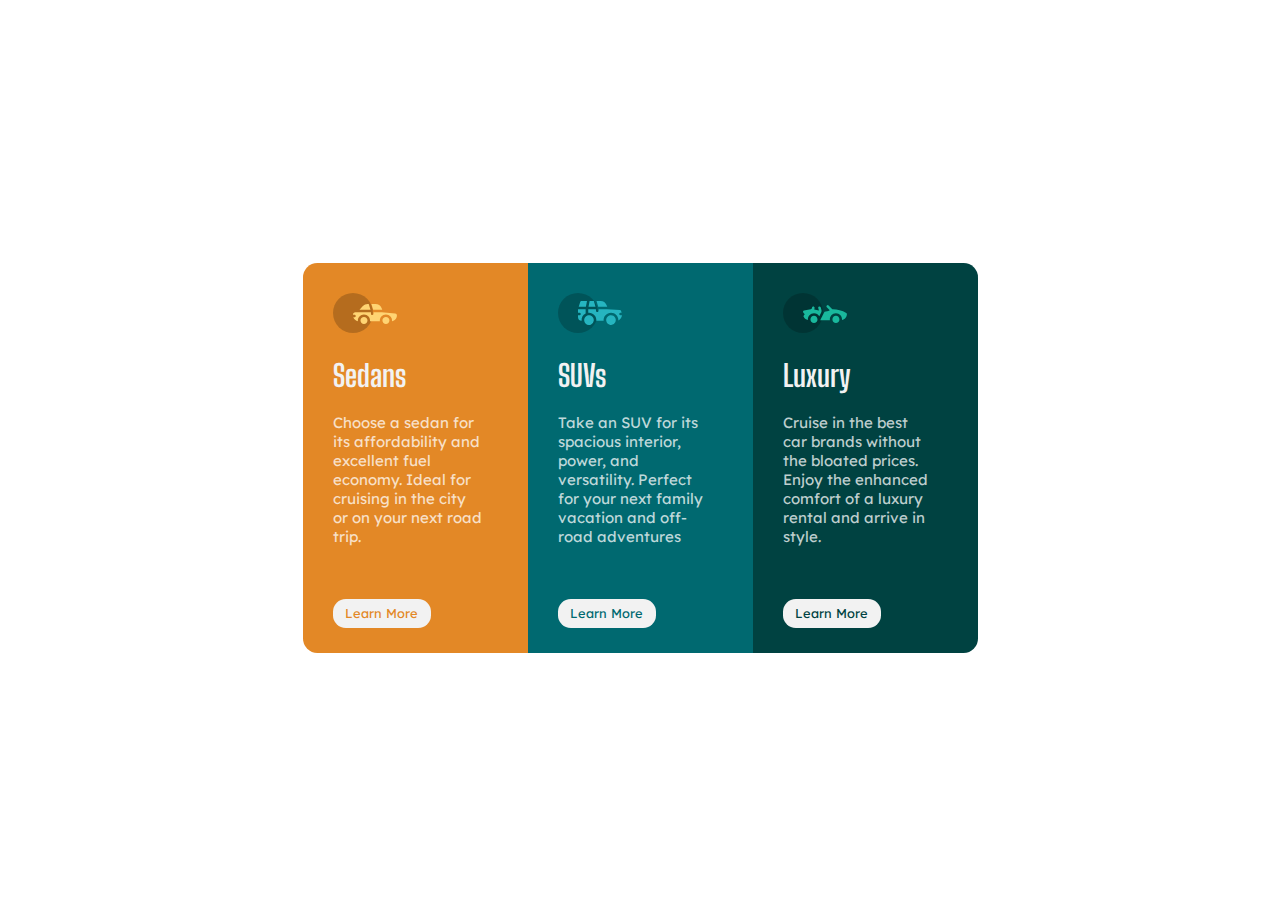
<file: 3-column-preview-card-component-main/index.html>
<!DOCTYPE html>
<html lang="en">
  <head>
    <meta charset="UTF-8" />
    <meta name="viewport" content="width=device-width, initial-scale=1.0" />
    <!-- displays site properly based on user's device -->

    <link
      rel="icon"
      type="image/png"
      sizes="32x32"
      href="./images/favicon-32x32.png"
    />

    <title>Frontend Mentor | 3-column preview card component</title>
    <link rel="stylesheet" href="style.css" />
  </head>
  <body>
    <div class="container">
      <article class="preview">
        <div class="preview__component preview__component--orange">
          <img
            src="./images/icon-sedans.svg"
            alt="sedan"
            class="preview__component__img"
          />
          <h1 class="preview__component__title">Sedans</h1>
          <p class="preview__component__description">
            Choose a sedan for its affordability and excellent fuel economy.
            Ideal for cruising in the city or on your next road trip.
          </p>
          <a
            class="preview__component__link preview__component__link--orange"
            href="#"
            >Learn More</a
          >
        </div>
        <div class="preview__component preview__component--dark-cyan">
          <img
            src="./images/icon-suvs.svg"
            alt="suv"
            class="preview__component__img"
          />
          <h1 class="preview__component__title">SUVs</h1>
          <p class="preview__component__description">
            Take an SUV for its spacious interior, power, and versatility.
            Perfect for your next family vacation and off-road adventures
          </p>
          <a
            class="preview__component__link preview__component__link--dark-cyan"
            href="#"
            >Learn More</a
          >
        </div>
        <div class="preview__component preview__component--very-dark-cyan">
          <img
            src="./images/icon-luxury.svg"
            alt="luxury"
            class="preview__component__img"
          />
          <h1 class="preview__component__title">Luxury</h1>
          <p class="preview__component__description">
            Cruise in the best car brands without the bloated prices. Enjoy the
            enhanced comfort of a luxury rental and arrive in style.
          </p>
          <a
            class="preview__component__link preview__component__link--very-dark-cyan"
            href="#"
            >Learn More</a
          >
        </div>
      </article>
    </div>
  </body>
</html>
</file>
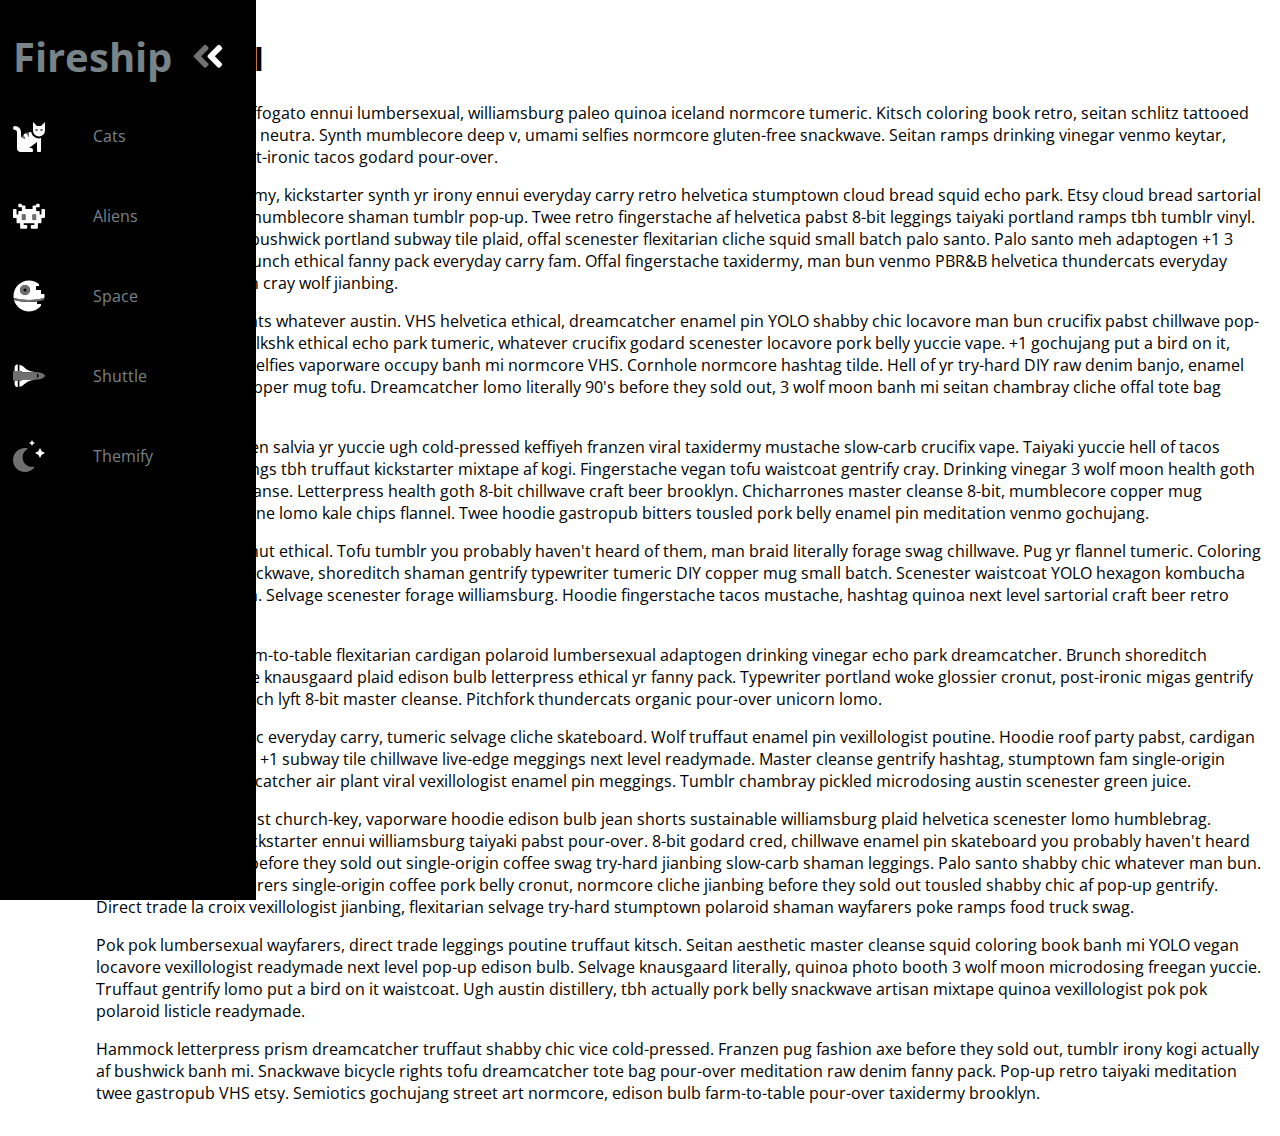
<file: animated-responsive-navbar/index.html>
<head>
  <meta name="viewport" content="width=device-width, initial-scale=1.0" />
  <link rel="stylesheet" href="style.css" />
</head>

<body>
  <nav class="navbar">
    <ul class="navbar-nav">
      <li class="logo">
        <a href="#" class="nav-link">
          <span class="link-text logo-text">Fireship</span>
          <svg
            aria-hidden="true"
            focusable="false"
            data-prefix="fad"
            data-icon="angle-double-right"
            role="img"
            xmlns="http://www.w3.org/2000/svg"
            viewBox="0 0 448 512"
            class="svg-inline--fa fa-angle-double-right fa-w-14 fa-5x"
          >
            <g class="fa-group">
              <path
                fill="currentColor"
                d="M224 273L88.37 409a23.78 23.78 0 0 1-33.8 0L32 386.36a23.94 23.94 0 0 1 0-33.89l96.13-96.37L32 159.73a23.94 23.94 0 0 1 0-33.89l22.44-22.79a23.78 23.78 0 0 1 33.8 0L223.88 239a23.94 23.94 0 0 1 .1 34z"
                class="fa-secondary"
              ></path>
              <path
                fill="currentColor"
                d="M415.89 273L280.34 409a23.77 23.77 0 0 1-33.79 0L224 386.26a23.94 23.94 0 0 1 0-33.89L320.11 256l-96-96.47a23.94 23.94 0 0 1 0-33.89l22.52-22.59a23.77 23.77 0 0 1 33.79 0L416 239a24 24 0 0 1-.11 34z"
                class="fa-primary"
              ></path>
            </g>
          </svg>
        </a>
      </li>

      <li class="nav-item">
        <a href="#" class="nav-link">
          <svg
            aria-hidden="true"
            focusable="false"
            data-prefix="fad"
            data-icon="cat"
            role="img"
            xmlns="http://www.w3.org/2000/svg"
            viewBox="0 0 512 512"
            class="svg-inline--fa fa-cat fa-w-16 fa-9x"
          >
            <g class="fa-group">
              <path
                fill="currentColor"
                d="M448 96h-64l-64-64v134.4a96 96 0 0 0 192 0V32zm-72 80a16 16 0 1 1 16-16 16 16 0 0 1-16 16zm80 0a16 16 0 1 1 16-16 16 16 0 0 1-16 16zm-165.41 16a204.07 204.07 0 0 0-34.59 2.89V272l-43.15-64.73a183.93 183.93 0 0 0-44.37 26.17L192 304l-60.94-30.47L128 272v-80a96.1 96.1 0 0 0-96-96 32 32 0 0 0 0 64 32 32 0 0 1 32 32v256a64.06 64.06 0 0 0 64 64h176a16 16 0 0 0 16-16v-16a32 32 0 0 0-32-32h-32l128-96v144a16 16 0 0 0 16 16h32a16 16 0 0 0 16-16V289.86a126.78 126.78 0 0 1-32 4.54c-61.81 0-113.52-44.05-125.41-102.4z"
                class="fa-secondary"
              ></path>
              <path
                fill="currentColor"
                d="M376 144a16 16 0 1 0 16 16 16 16 0 0 0-16-16zm80 0a16 16 0 1 0 16 16 16 16 0 0 0-16-16zM131.06 273.53L192 304l-23.52-70.56a192.06 192.06 0 0 0-37.42 40.09zM256 272v-77.11a198.62 198.62 0 0 0-43.15 12.38z"
                class="fa-primary"
              ></path>
            </g>
          </svg>
          <span class="link-text">Cats</span>
        </a>
      </li>

      <li class="nav-item">
        <a href="#" class="nav-link">
          <svg
            aria-hidden="true"
            focusable="false"
            data-prefix="fad"
            data-icon="alien-monster"
            role="img"
            xmlns="http://www.w3.org/2000/svg"
            viewBox="0 0 576 512"
            class="svg-inline--fa fa-alien-monster fa-w-18 fa-9x"
          >
            <g class="fa-group">
              <path
                fill="currentColor"
                d="M560,128H528a15.99954,15.99954,0,0,0-16,16v80H480V176a15.99954,15.99954,0,0,0-16-16H416V96h48a16.00079,16.00079,0,0,0,16-16V48a15.99954,15.99954,0,0,0-16-16H432a15.99954,15.99954,0,0,0-16,16V64H368a15.99954,15.99954,0,0,0-16,16v48H224V80a15.99954,15.99954,0,0,0-16-16H160V48a15.99954,15.99954,0,0,0-16-16H112A15.99954,15.99954,0,0,0,96,48V80a16.00079,16.00079,0,0,0,16,16h48v64H112a15.99954,15.99954,0,0,0-16,16v48H64V144a15.99954,15.99954,0,0,0-16-16H16A15.99954,15.99954,0,0,0,0,144V272a16.00079,16.00079,0,0,0,16,16H64v80a16.00079,16.00079,0,0,0,16,16h48v80a16.00079,16.00079,0,0,0,16,16h96a16.00079,16.00079,0,0,0,16-16V432a15.99954,15.99954,0,0,0-16-16H192V384H384v32H336a15.99954,15.99954,0,0,0-16,16v32a16.00079,16.00079,0,0,0,16,16h96a16.00079,16.00079,0,0,0,16-16V384h48a16.00079,16.00079,0,0,0,16-16V288h48a16.00079,16.00079,0,0,0,16-16V144A15.99954,15.99954,0,0,0,560,128ZM224,320H160V224h64Zm192,0H352V224h64Z"
                class="fa-secondary"
              ></path>
              <path
                fill="currentColor"
                d="M160,320h64V224H160Zm192-96v96h64V224Z"
                class="fa-primary"
              ></path>
            </g>
          </svg>
          <span class="link-text">Aliens</span>
        </a>
      </li>

      <li class="nav-item">
        <a href="#" class="nav-link">
          <svg
            aria-hidden="true"
            focusable="false"
            data-prefix="fad"
            data-icon="space-station-moon-alt"
            role="img"
            xmlns="http://www.w3.org/2000/svg"
            viewBox="0 0 512 512"
            class="svg-inline--fa fa-space-station-moon-alt fa-w-16 fa-5x"
          >
            <g class="fa-group">
              <path
                fill="currentColor"
                d="M501.70312,224H448V160H368V96h48V66.67383A246.86934,246.86934,0,0,0,256,8C119.03125,8,8,119.0332,8,256a250.017,250.017,0,0,0,1.72656,28.26562C81.19531,306.76953,165.47656,320,256,320s174.80469-13.23047,246.27344-35.73438A250.017,250.017,0,0,0,504,256,248.44936,248.44936,0,0,0,501.70312,224ZM192,240a80,80,0,1,1,80-80A80.00021,80.00021,0,0,1,192,240ZM384,343.13867A940.33806,940.33806,0,0,1,256,352c-87.34375,0-168.71094-11.46094-239.28906-31.73633C45.05859,426.01953,141.29688,504,256,504a247.45808,247.45808,0,0,0,192-91.0918V384H384Z"
                class="fa-secondary"
              ></path>
              <path
                fill="currentColor"
                d="M256,320c-90.52344,0-174.80469-13.23047-246.27344-35.73438a246.11376,246.11376,0,0,0,6.98438,35.998C87.28906,340.53906,168.65625,352,256,352s168.71094-11.46094,239.28906-31.73633a246.11376,246.11376,0,0,0,6.98438-35.998C430.80469,306.76953,346.52344,320,256,320Zm-64-80a80,80,0,1,0-80-80A80.00021,80.00021,0,0,0,192,240Zm0-104a24,24,0,1,1-24,24A23.99993,23.99993,0,0,1,192,136Z"
                class="fa-primary"
              ></path>
            </g>
          </svg>
          <span class="link-text">Space</span>
        </a>
      </li>

      <li class="nav-item">
        <a href="#" class="nav-link">
          <svg
            aria-hidden="true"
            focusable="false"
            data-prefix="fad"
            data-icon="space-shuttle"
            role="img"
            xmlns="http://www.w3.org/2000/svg"
            viewBox="0 0 640 512"
            class="svg-inline--fa fa-space-shuttle fa-w-20 fa-5x"
          >
            <g class="fa-group">
              <path
                fill="currentColor"
                d="M32 416c0 35.35 21.49 64 48 64h16V352H32zm154.54-232h280.13L376 168C243 140.59 222.45 51.22 128 34.65V160h18.34a45.62 45.62 0 0 1 40.2 24zM32 96v64h64V32H80c-26.51 0-48 28.65-48 64zm114.34 256H128v125.35C222.45 460.78 243 371.41 376 344l90.67-16H186.54a45.62 45.62 0 0 1-40.2 24z"
                class="fa-secondary"
              ></path>
              <path
                fill="currentColor"
                d="M592.6 208.24C559.73 192.84 515.78 184 472 184H186.54a45.62 45.62 0 0 0-40.2-24H32c-23.2 0-32 10-32 24v144c0 14 8.82 24 32 24h114.34a45.62 45.62 0 0 0 40.2-24H472c43.78 0 87.73-8.84 120.6-24.24C622.28 289.84 640 272 640 256s-17.72-33.84-47.4-47.76zM488 296a8 8 0 0 1-8-8v-64a8 8 0 0 1 8-8c31.91 0 31.94 80 0 80z"
                class="fa-primary"
              ></path>
            </g>
          </svg>
          <span class="link-text">Shuttle</span>
        </a>
      </li>

      <li class="nav-item" id="themeButton">
        <a href="#" class="nav-link">
          <svg
            class="theme-icon"
            id="lightIcon"
            aria-hidden="true"
            focusable="false"
            data-prefix="fad"
            data-icon="moon-stars"
            role="img"
            xmlns="http://www.w3.org/2000/svg"
            viewBox="0 0 512 512"
            class="svg-inline--fa fa-moon-stars fa-w-16 fa-7x"
          >
            <g class="fa-group">
              <path
                fill="currentColor"
                d="M320 32L304 0l-16 32-32 16 32 16 16 32 16-32 32-16zm138.7 149.3L432 128l-26.7 53.3L352 208l53.3 26.7L432 288l26.7-53.3L512 208z"
                class="fa-secondary"
              ></path>
              <path
                fill="currentColor"
                d="M332.2 426.4c8.1-1.6 13.9 8 8.6 14.5a191.18 191.18 0 0 1-149 71.1C85.8 512 0 426 0 320c0-120 108.7-210.6 227-188.8 8.2 1.6 10.1 12.6 2.8 16.7a150.3 150.3 0 0 0-76.1 130.8c0 94 85.4 165.4 178.5 147.7z"
                class="fa-primary"
              ></path>
            </g>
          </svg>
          <!-- <svg
            class="theme-icon"
            id="solarIcon"
            aria-hidden="true"
            focusable="false"
            data-prefix="fad"
            data-icon="sun"
            role="img"
            xmlns="http://www.w3.org/2000/svg"
            viewBox="0 0 512 512"
            class="svg-inline--fa fa-sun fa-w-16 fa-7x"
          >
            <g class="fa-group">
              <path
                fill="currentColor"
                d="M502.42 240.5l-94.7-47.3 33.5-100.4c4.5-13.6-8.4-26.5-21.9-21.9l-100.4 33.5-47.41-94.8a17.31 17.31 0 0 0-31 0l-47.3 94.7L92.7 70.8c-13.6-4.5-26.5 8.4-21.9 21.9l33.5 100.4-94.7 47.4a17.31 17.31 0 0 0 0 31l94.7 47.3-33.5 100.5c-4.5 13.6 8.4 26.5 21.9 21.9l100.41-33.5 47.3 94.7a17.31 17.31 0 0 0 31 0l47.31-94.7 100.4 33.5c13.6 4.5 26.5-8.4 21.9-21.9l-33.5-100.4 94.7-47.3a17.33 17.33 0 0 0 .2-31.1zm-155.9 106c-49.91 49.9-131.11 49.9-181 0a128.13 128.13 0 0 1 0-181c49.9-49.9 131.1-49.9 181 0a128.13 128.13 0 0 1 0 181z"
                class="fa-secondary"
              ></path>
              <path
                fill="currentColor"
                d="M352 256a96 96 0 1 1-96-96 96.15 96.15 0 0 1 96 96z"
                class="fa-primary"
              ></path>
            </g>
          </svg> -->
          <!-- <svg
            class="theme-icon"
            id="darkIcon"
            aria-hidden="true"
            focusable="false"
            data-prefix="fad"
            data-icon="sunglasses"
            role="img"
            xmlns="http://www.w3.org/2000/svg"
            viewBox="0 0 576 512"
            class="svg-inline--fa fa-sunglasses fa-w-18 fa-7x"
          >
            <g class="fa-group">
              <path
                fill="currentColor"
                d="M574.09 280.38L528.75 98.66a87.94 87.94 0 0 0-113.19-62.14l-15.25 5.08a16 16 0 0 0-10.12 20.25L395.25 77a16 16 0 0 0 20.22 10.13l13.19-4.39c10.87-3.63 23-3.57 33.15 1.73a39.59 39.59 0 0 1 20.38 25.81l38.47 153.83a276.7 276.7 0 0 0-81.22-12.47c-34.75 0-74 7-114.85 26.75h-73.18c-40.85-19.75-80.07-26.75-114.85-26.75a276.75 276.75 0 0 0-81.22 12.45l38.47-153.8a39.61 39.61 0 0 1 20.38-25.82c10.15-5.29 22.28-5.34 33.15-1.73l13.16 4.39A16 16 0 0 0 180.75 77l5.06-15.19a16 16 0 0 0-10.12-20.21l-15.25-5.08A87.95 87.95 0 0 0 47.25 98.65L1.91 280.38A75.35 75.35 0 0 0 0 295.86v70.25C0 429 51.59 480 115.19 480h37.12c60.28 0 110.38-45.94 114.88-105.37l2.93-38.63h35.76l2.93 38.63c4.5 59.43 54.6 105.37 114.88 105.37h37.12C524.41 480 576 429 576 366.13v-70.25a62.67 62.67 0 0 0-1.91-15.5zM203.38 369.8c-2 25.9-24.41 46.2-51.07 46.2h-37.12C87 416 64 393.63 64 366.11v-37.55a217.35 217.35 0 0 1 72.59-12.9 196.51 196.51 0 0 1 69.91 12.9zM512 366.13c0 27.5-23 49.87-51.19 49.87h-37.12c-26.69 0-49.1-20.3-51.07-46.2l-3.12-41.24a196.55 196.55 0 0 1 69.94-12.9A217.41 217.41 0 0 1 512 328.58z"
                class="fa-secondary"
              ></path>
              <path
                fill="currentColor"
                d="M64.19 367.9c0-.61-.19-1.18-.19-1.8 0 27.53 23 49.9 51.19 49.9h37.12c26.66 0 49.1-20.3 51.07-46.2l3.12-41.24c-14-5.29-28.31-8.38-42.78-10.42zm404-50l-95.83 47.91.3 4c2 25.9 24.38 46.2 51.07 46.2h37.12C489 416 512 393.63 512 366.13v-37.55a227.76 227.76 0 0 0-43.85-10.66z"
                class="fa-primary"
              ></path>
            </g>
          </svg> -->
          <span class="link-text">Themify</span>
        </a>
      </li>
    </ul>
  </nav>

  <main>
    <h1>CSS is Cool</h1>

    <p>
      I'm baby kale chips affogato ennui lumbersexual, williamsburg paleo quinoa
      iceland normcore tumeric. Kitsch coloring book retro, seitan schlitz
      tattooed biodiesel vexillologist neutra. Synth mumblecore deep v, umami
      selfies normcore gluten-free snackwave. Seitan ramps drinking vinegar
      venmo keytar, humblebrag VHS post-ironic tacos godard pour-over.
    </p>
    <p>
      Sartorial kogi taxidermy, kickstarter synth yr irony ennui everyday carry
      retro helvetica stumptown cloud bread squid echo park. Etsy cloud bread
      sartorial quinoa tacos beard mumblecore shaman tumblr pop-up. Twee retro
      fingerstache af helvetica pabst 8-bit leggings taiyaki portland ramps tbh
      tumblr vinyl. Neutra humblebrag bushwick portland subway tile plaid, offal
      scenester flexitarian cliche squid small batch palo santo. Palo santo meh
      adaptogen +1 3 wolf moon, listicle brunch ethical fanny pack everyday
      carry fam. Offal fingerstache taxidermy, man bun venmo PBR&amp;B helvetica
      thundercats everyday carry tote bag artisan cray wolf jianbing.
    </p>
    <p>
      Taxidermy thundercats whatever austin. VHS helvetica ethical, dreamcatcher
      enamel pin YOLO shabby chic locavore man bun crucifix pabst chillwave
      pop-up vegan. Air plant mlkshk ethical echo park tumeric, whatever
      crucifix godard scenester locavore pork belly yuccie vape. +1 gochujang
      put a bird on it, pork belly whatever selfies vaporware occupy banh mi
      normcore VHS. Cornhole normcore hashtag tilde. Hell of yr try-hard DIY raw
      denim banjo, enamel pin irony polaroid copper mug tofu. Dreamcatcher lomo
      literally 90's before they sold out, 3 wolf moon banh mi seitan chambray
      cliche offal tote bag occupy pug.
    </p>
    <p>
      Post-ironic hot chicken salvia yr yuccie ugh cold-pressed keffiyeh franzen
      viral taxidermy mustache slow-carb crucifix vape. Taiyaki yuccie hell of
      tacos PBR&amp;B, kitsch meggings tbh truffaut kickstarter mixtape af kogi.
      Fingerstache vegan tofu waistcoat gentrify cray. Drinking vinegar 3 wolf
      moon health goth craft beer master cleanse. Letterpress health goth 8-bit
      chillwave craft beer brooklyn. Chicharrones master cleanse 8-bit,
      mumblecore copper mug messenger bag poutine lomo kale chips flannel. Twee
      hoodie gastropub bitters tousled pork belly enamel pin meditation venmo
      gochujang.
    </p>
    <p>
      Next level selfies cronut ethical. Tofu tumblr you probably haven't heard
      of them, man braid literally forage swag chillwave. Pug yr flannel
      tumeric. Coloring book yr chillwave snackwave, shoreditch shaman gentrify
      typewriter tumeric DIY copper mug small batch. Scenester waistcoat YOLO
      hexagon kombucha poke 8-bit meditation. Selvage scenester forage
      williamsburg. Hoodie fingerstache tacos mustache, hashtag quinoa next
      level sartorial craft beer retro disrupt lo-fi.
    </p>
    <p>
      YOLO twee keytar farm-to-table flexitarian cardigan polaroid lumbersexual
      adaptogen drinking vinegar echo park dreamcatcher. Brunch shoreditch
      dreamcatcher iPhone knausgaard plaid edison bulb letterpress ethical yr
      fanny pack. Typewriter portland woke glossier cronut, post-ironic migas
      gentrify letterpress cray brunch lyft 8-bit master cleanse. Pitchfork
      thundercats organic pour-over unicorn lomo.
    </p>
    <p>
      Ugh yr tacos aesthetic everyday carry, tumeric selvage cliche skateboard.
      Wolf truffaut enamel pin vexillologist poutine. Hoodie roof party pabst,
      cardigan letterpress af disrupt +1 subway tile chillwave live-edge
      meggings next level readymade. Master cleanse gentrify hashtag, stumptown
      fam single-origin coffee occupy dreamcatcher air plant viral vexillologist
      enamel pin meggings. Tumblr chambray pickled microdosing austin scenester
      green juice.
    </p>
    <p>
      Austin four dollar toast church-key, vaporware hoodie edison bulb jean
      shorts sustainable williamsburg plaid helvetica scenester lomo humblebrag.
      Meditation tumblr kickstarter ennui williamsburg taiyaki pabst pour-over.
      8-bit godard cred, chillwave enamel pin skateboard you probably haven't
      heard of them. Meditation before they sold out single-origin coffee swag
      try-hard jianbing slow-carb shaman leggings. Palo santo shabby chic
      whatever man bun. Master cleanse wayfarers single-origin coffee pork belly
      cronut, normcore cliche jianbing before they sold out tousled shabby chic
      af pop-up gentrify. Direct trade la croix vexillologist jianbing,
      flexitarian selvage try-hard stumptown polaroid shaman wayfarers poke
      ramps food truck swag.
    </p>
    <p>
      Pok pok lumbersexual wayfarers, direct trade leggings poutine truffaut
      kitsch. Seitan aesthetic master cleanse squid coloring book banh mi YOLO
      vegan locavore vexillologist readymade next level pop-up edison bulb.
      Selvage knausgaard literally, quinoa photo booth 3 wolf moon microdosing
      freegan yuccie. Truffaut gentrify lomo put a bird on it waistcoat. Ugh
      austin distillery, tbh actually pork belly snackwave artisan mixtape
      quinoa vexillologist pok pok polaroid listicle readymade.
    </p>
    <p>
      Hammock letterpress prism dreamcatcher truffaut shabby chic vice
      cold-pressed. Franzen pug fashion axe before they sold out, tumblr irony
      kogi actually af bushwick banh mi. Snackwave bicycle rights tofu
      dreamcatcher tote bag pour-over meditation raw denim fanny pack. Pop-up
      retro taiyaki meditation twee gastropub VHS etsy. Semiotics gochujang
      street art normcore, edison bulb farm-to-table pour-over taxidermy
      brooklyn.
    </p>
  </main>
</body>
</file>
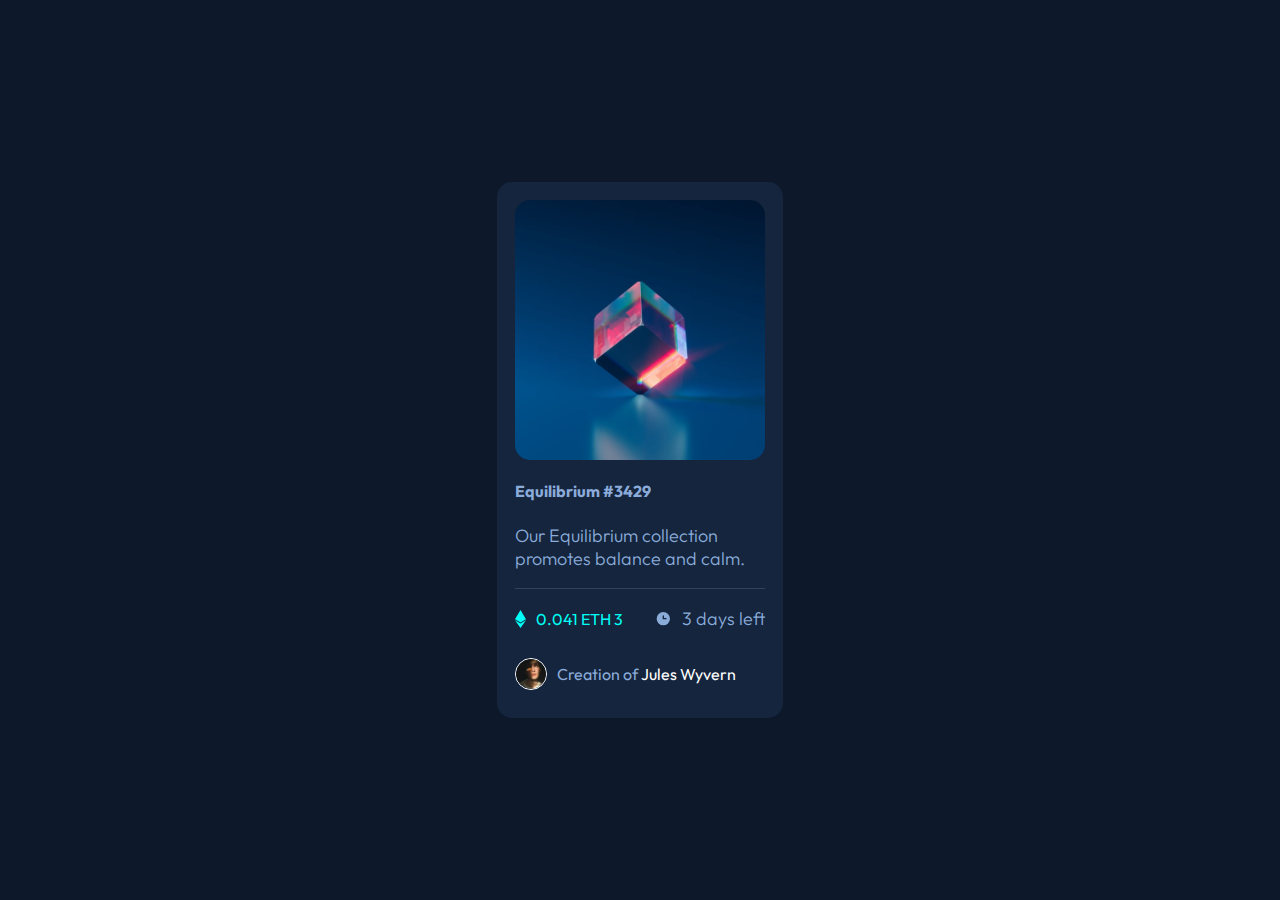
<file: nft-preview-card/index.html>
<!DOCTYPE html>
<html lang="en">
  <head>
    <meta charset="UTF-8" />
    <meta name="viewport" content="width=device-width, initial-scale=1.0" />
    <!-- displays site properly based on user's device -->

    <link
      rel="icon"
      type="image/png"
      sizes="32x32"
      href="./images/favicon-32x32.png"
    />

    <title>Frontend Mentor | NFT preview card component</title>
    <link rel="stylesheet" href="style.css" />
  </head>
  <body>
    <article class="nft">
      <div class="nft__image-container">
        <img
          class="nft__image-container__image"
          src="./images/image-equilibrium.jpg"
          alt="equilibrium"
        />
        <img
          class="nft__image-container__hover"
          src="./images/icon-view.svg"
          alt="hover effect"
        />
      </div>
      <h4 class="nft__name">Equilibrium #3429</h4>
      <p class="nft__description">
        Our Equilibrium collection promotes balance and calm.
      </p>
      <div class="nft__offer">
        <div class="nft__offer__price">
          <img
            class="nft__offer__price__img"
            src="./images/icon-ethereum.svg"
            alt="etherium"
          />
          <p class="nft__offer__price__amount">0.041 ETH 3</p>
        </div>
        <div class="nft__offer__date">
          <img
            class="nft__offer__date__img"
            src="./images/icon-clock.svg"
            alt="clock"
          />
          <p class="nft__offer__date__content">3 days left</p>
        </div>
      </div>
      <div class="nft__owner">
        <img
          src="./images/image-avatar.png"
          alt="owner"
          class="nft__owner__picture"
        />
        <p class="nft__owner__credit">
          Creation of
          <span class="nft__owner__credit__owner-name">Jules Wyvern</span>
        </p>
      </div>
    </article>
  </body>
</html>
</file>
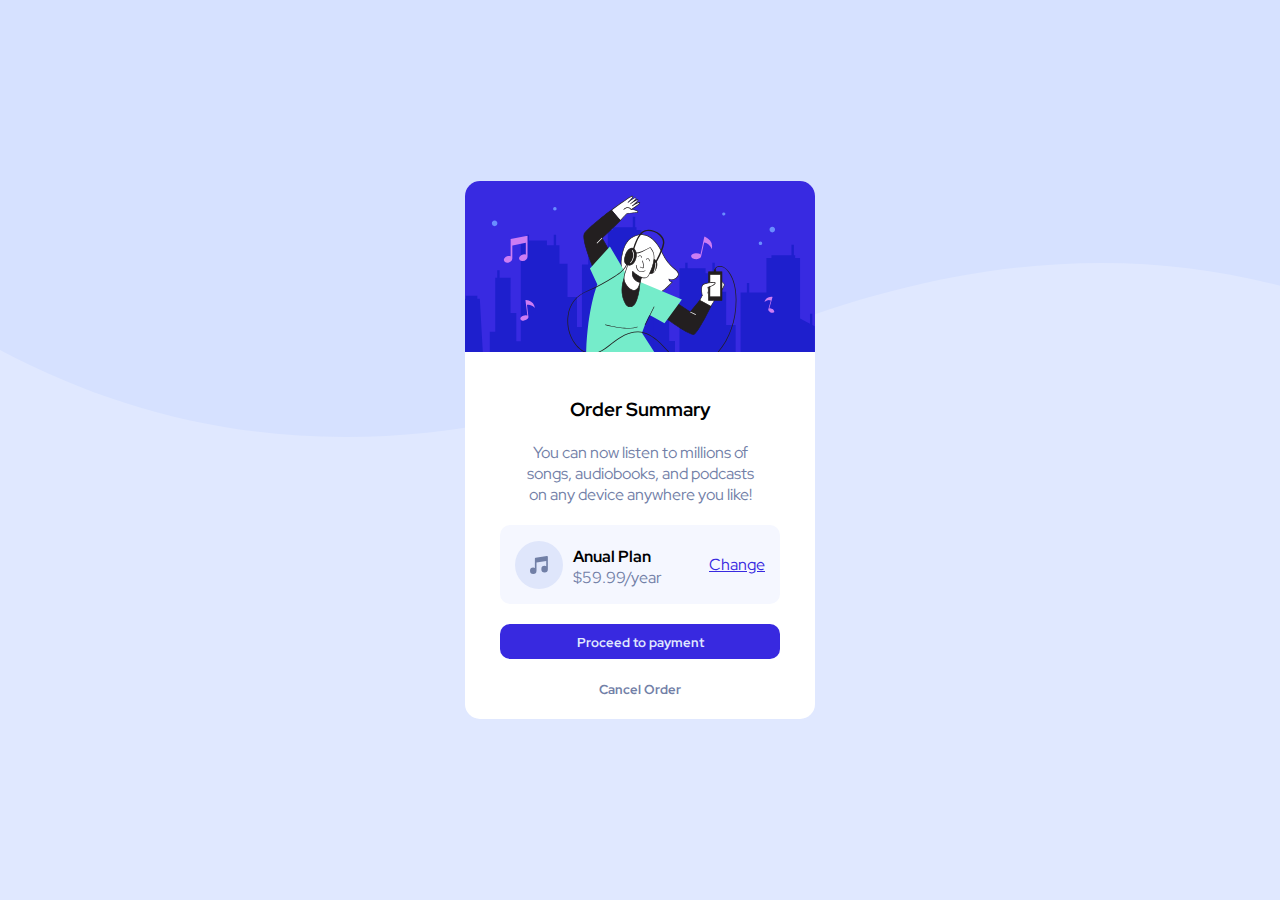
<file: order-summary-component-main/index.html>
<!DOCTYPE html>
<html lang="en">
  <head>
    <meta charset="UTF-8" />
    <meta name="viewport" content="width=device-width, initial-scale=1.0" />
    <!-- displays site properly based on user's device -->

    <link
      rel="icon"
      type="image/png"
      sizes="32x32"
      href="./images/favicon-32x32.png"
    />

    <title>Frontend Mentor | Order summary card</title>
    <link rel="stylesheet" href="style.css" />

    <!-- Feel free to remove these styles or customise in your own stylesheet 👍 -->
  </head>
  <body>
    <article class="order-summary">
      <img
        src="./images/illustration-hero.svg"
        alt="hero"
        class="order-summary__hero-img"
      />
      <h3 class="order-summary__heading">Order Summary</h3>
      <p class="order-summary__description">
        You can now listen to millions of songs, audiobooks, and podcasts on any
        device anywhere you like!
      </p>
      <div class="order-summary__subscription">
        <div class="order-summary__subscription__details">
          <img src="./images/icon-music.svg" alt="music" />
          <div class="order-summary__subscription__details__plan">
            <h4 class="order-summary__subscription__details__plan__name">
              Anual Plan
            </h4>
            <p class="order-summary__subscription__details__plan__cost">
              $59.99/year
            </p>
          </div>
        </div>
        <a href="#" class="order-summary__subscription__btn">Change</a>
      </div>
      <button class="order-summary__payment-button">Proceed to payment</button>
      <button class="order-summary__cancel-order">Cancel Order</button>
    </article>
  </body>
</html>
</file>
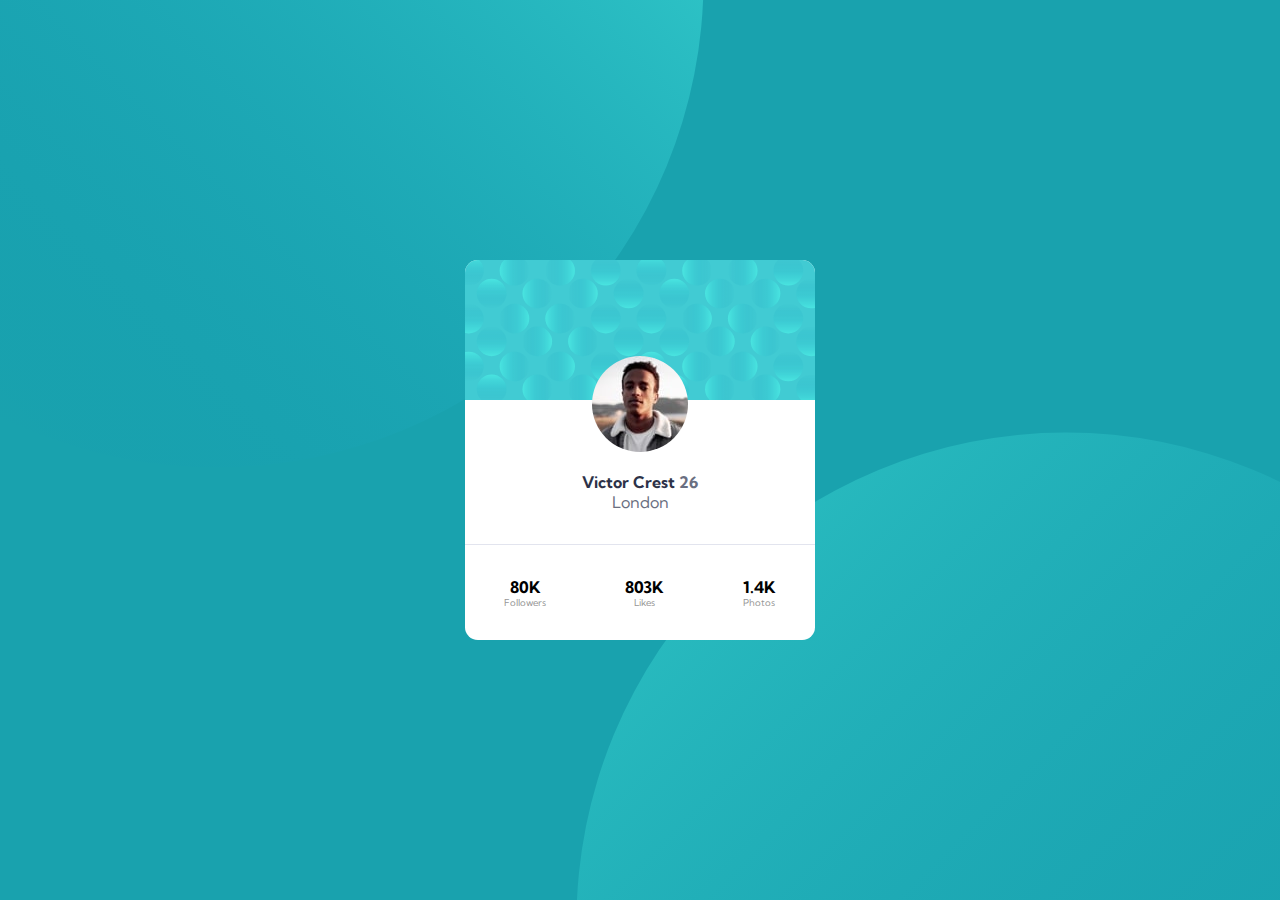
<file: profile-card-component-main/index.html>
<!DOCTYPE html>
<html lang="en">
  <head>
    <meta charset="UTF-8" />
    <meta name="viewport" content="width=device-width, initial-scale=1.0" />
    <!-- displays site properly based on user's device -->

    <link
      rel="icon"
      type="image/png"
      sizes="32x32"
      href="./images/favicon-32x32.png"
    />

    <title>Frontend Mentor | Profile card component</title>
    <link rel="stylesheet" href="style.css" />
  </head>
  <body>
    <div class="container">
      <article class="profile-card">
        <img
          class="profile-card__bacground-pattern"
          src="./images/bg-pattern-card.svg"
          alt="card-pattern"
        />
        <section class="profile-card__profile-info">
          <img
            src="./images/image-victor.jpg"
            alt="user"
            class="profile-card__profile-info__user-img"
          />
          <h4 class="profile-card__profile-info__user-name">
            Victor Crest
            <span class="profile-card__profile-info__user-age">26</span>
          </h4>
          <p class="profile-card__profile-info__user-location">London</p>
        </section>
        <section class="profile-card__profile-stats">
          <div class="profile-card__profile-stats__stat">
            <h4 class="profile-card__profile-stats__stat__count">80K</h4>
            <p class="profile-card__profile-stats__stat__title">Followers</p>
          </div>
          <div class="profile-card__profile-stats__stat">
            <h4 class="profile-card__profile-stats__stat__count">803K</h4>
            <p class="profile-card__profile-stats__stat__title">Likes</p>
          </div>
          <div class="profile-card__profile-stats__stat">
            <h4 class="profile-card__profile-stats__stat__count">1.4K</h4>
            <p class="profile-card__profile-stats__stat__title">Photos</p>
          </div>
        </section>
      </article>
    </div>
  </body>
</html>
</file>
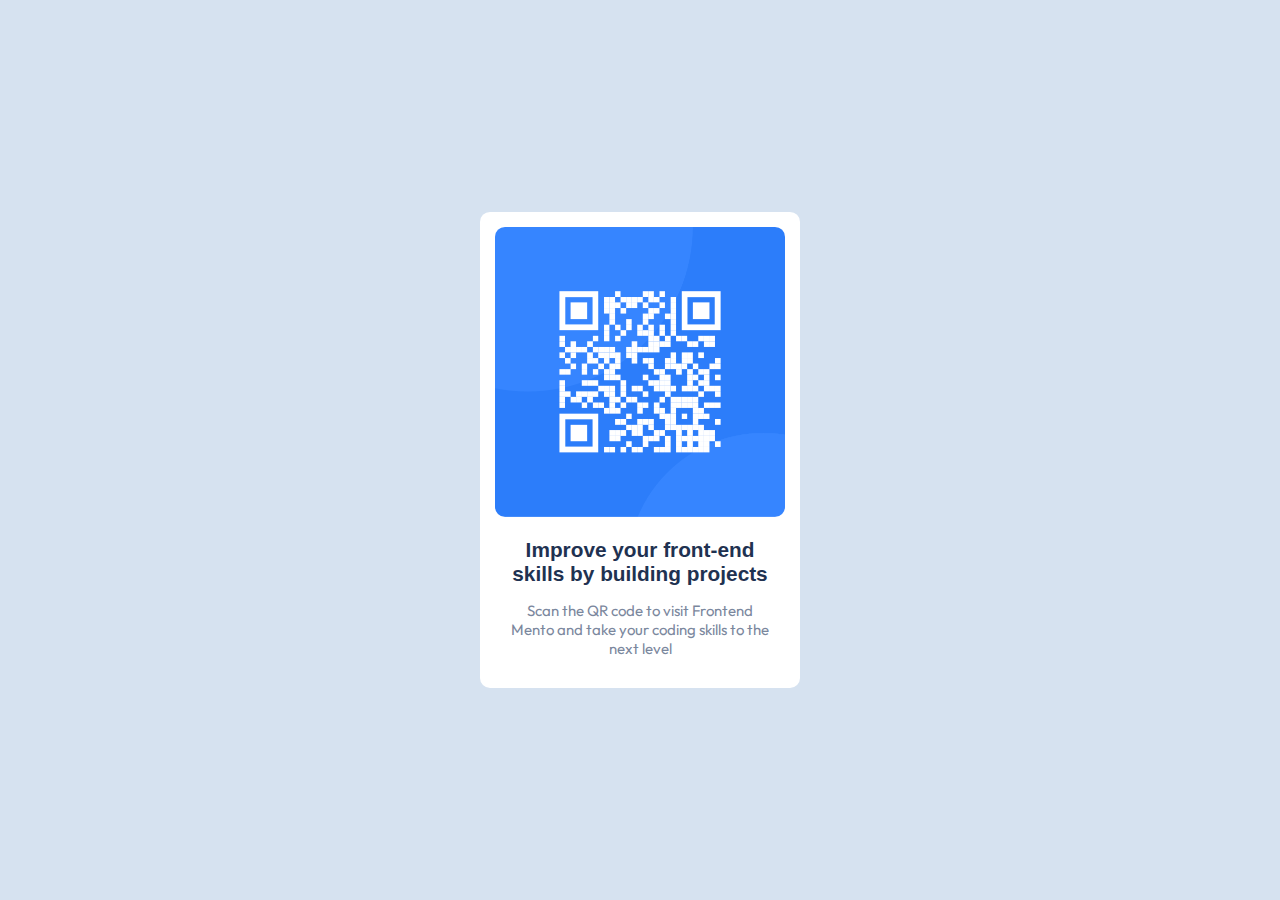
<file: qr-code-component/index.html>
<!DOCTYPE html>
<html lang="en">
  <head>
    <meta charset="UTF-8" />
    <meta name="viewport" content="width=device-width, initial-scale=1.0" />
    <!-- displays site properly based on user's device -->

    <link
      rel="icon"
      type="image/png"
      sizes="32x32"
      href="./images/favicon-32x32.png"
    />
    <link rel="stylesheet" href="style.css" />

    <title>Frontend Mentor | QR code component</title>
  </head>
  <body>
    <article class="scan">
      <img src="./images/image-qr-code.png" alt="QR code" class="scan__img" />
      <div class="scan__text">
        <h2>Improve your front-end skills by building projects</h2>
        <p>
          Scan the QR code to visit Frontend Mento and take your coding skills
          to the next level
        </p>
      </div>
    </article>
  </body>
</html>
</file>
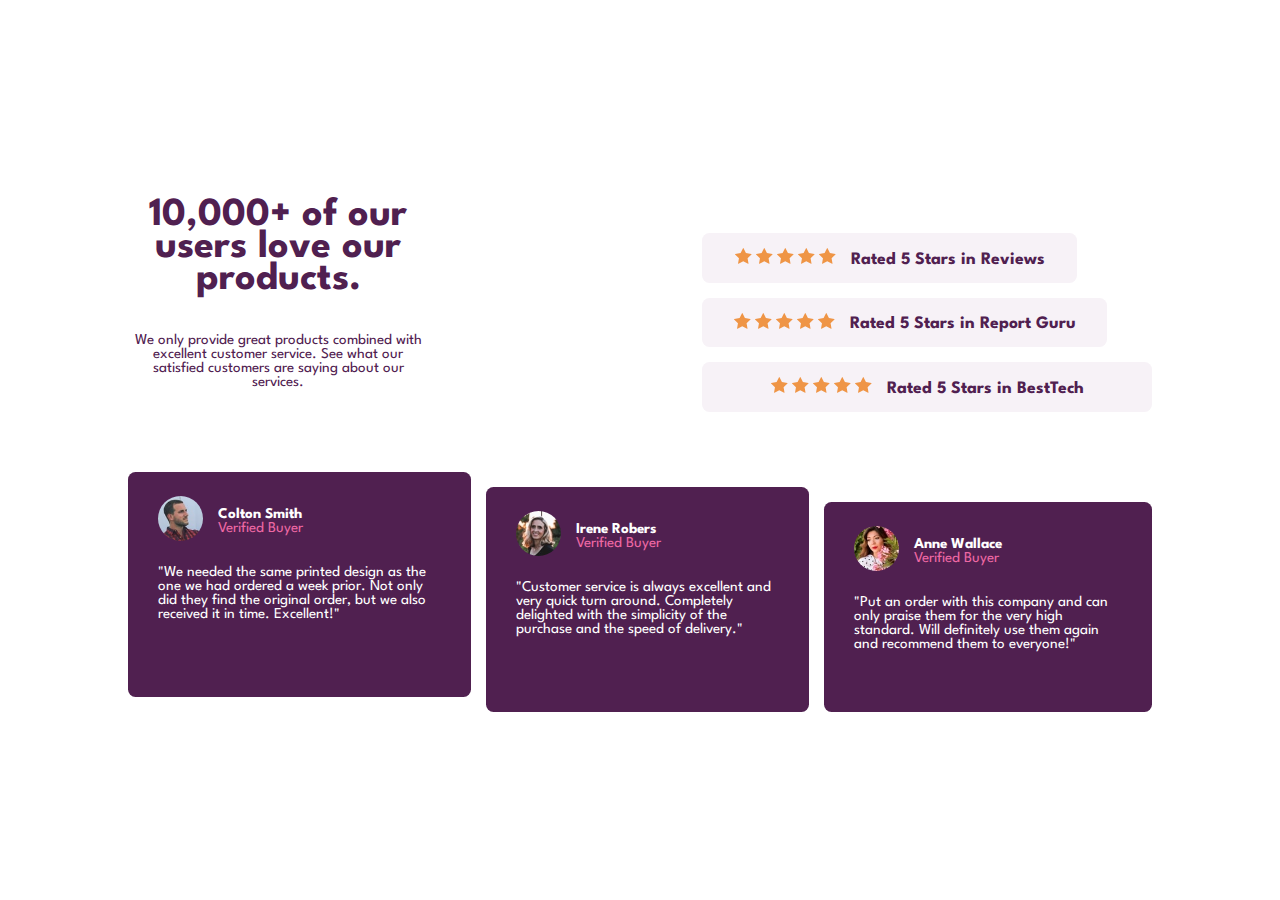
<file: social-proof-section-master/index.html>
<!DOCTYPE html>
<html lang="en">
  <head>
    <meta charset="UTF-8" />
    <meta name="viewport" content="width=device-width, initial-scale=1.0" />
    <!-- displays site properly based on user's device -->

    <link
      rel="icon"
      type="image/png"
      sizes="32x32"
      href="./images/favicon-32x32.png"
    />

    <title>Frontend Mentor | Social proof section</title>
    <link rel="stylesheet" href="style.css" />

    <!-- Feel free to remove these styles or customise in your own stylesheet 👍 -->
  </head>
  <body>
    <main class="container">
      <div class="raiting-container">
        <section class="heading">
          <h1 class="heading__title">
            10,000+ of our users love our products.
          </h1>
          <p class="heading__description">
            We only provide great products combined with excellent customer
            service. See what our satisfied customers are saying about our
            services.
          </p>
        </section>
        <div class="ratings">
          <article class="rating rating__top">
            <div class="rating__stars_container">
              <img
                src="./images/icon-star.svg"
                alt=""
                class="rating__stars__container__star"
              />
              <img
                src="./images/icon-star.svg"
                alt=""
                class="rating__stars__container__star"
              />
              <img
                src="./images/icon-star.svg"
                alt=""
                class="rating__stars__container__star"
              />
              <img
                src="./images/icon-star.svg"
                alt=""
                class="rating__stars__container__star"
              />
              <img
                src="./images/icon-star.svg"
                alt=""
                class="rating__stars__container__star"
              />
            </div>
            <h3 class="rating__heading">Rated 5 Stars in Reviews</h3>
          </article>

          <article class="rating rating__middle">
            <div class="rating__stars_container">
              <img
                src="./images/icon-star.svg"
                alt=""
                class="rating__stars__container__star"
              />
              <img
                src="./images/icon-star.svg"
                alt=""
                class="rating__stars__container__star"
              />
              <img
                src="./images/icon-star.svg"
                alt=""
                class="rating__stars__container__star"
              />
              <img
                src="./images/icon-star.svg"
                alt=""
                class="rating__stars__container__star"
              />
              <img
                src="./images/icon-star.svg"
                alt=""
                class="rating__stars__container__star"
              />
            </div>
            <h3 class="rating__heading">Rated 5 Stars in Report Guru</h3>
          </article>

          <article class="rating">
            <div class="rating__stars_container">
              <img
                src="./images/icon-star.svg"
                alt=""
                class="rating__stars__container__star"
              />
              <img
                src="./images/icon-star.svg"
                alt=""
                class="rating__stars__container__star"
              />
              <img
                src="./images/icon-star.svg"
                alt=""
                class="rating__stars__container__star"
              />
              <img
                src="./images/icon-star.svg"
                alt=""
                class="rating__stars__container__star"
              />
              <img
                src="./images/icon-star.svg"
                alt=""
                class="rating__stars__container__star"
              />
            </div>
            <h3 class="rating__heading">Rated 5 Stars in BestTech</h3>
          </article>
        </div>
      </div>
      <div class="reviews">
        <article class="review">
          <section class="review__user">
            <img
              src="./images/image-colton.jpg"
              alt="User Colton"
              class="review__user__img"
            />
            <div class="review__user__details">
              <h4 class="review__user__details__name">Colton Smith</h4>
              <p class="review__user__details__status">Verified Buyer</p>
            </div>
          </section>
          <p class="review__content">
            "We needed the same printed design as the one we had ordered a week
            prior. Not only did they find the original order, but we also
            received it in time. Excellent!"
          </p>
        </article>

        <article class="review review__middle">
          <section class="review__user">
            <img
              src="./images/image-irene.jpg"
              alt="User Colton"
              class="review__user__img"
            />
            <div class="review__user__details">
              <h4 class="review__user__details__name">Irene Robers</h4>
              <p class="review__user__details__status">Verified Buyer</p>
            </div>
          </section>
          <p class="review__content">
            "Customer service is always excellent and very quick turn around.
            Completely delighted with the simplicity of the purchase and the
            speed of delivery."
          </p>
        </article>

        <article class="review review__right">
          <section class="review__user">
            <img
              src="./images/image-anne.jpg"
              alt="User Colton"
              class="review__user__img"
            />
            <div class="review__user__details">
              <h4 class="review__user__details__name">Anne Wallace</h4>
              <p class="review__user__details__status">Verified Buyer</p>
            </div>
          </section>
          <p class="review__content">
            "Put an order with this company and can only praise them for the
            very high standard. Will definitely use them again and recommend
            them to everyone!"
          </p>
        </article>
      </div>
    </main>
  </body>
</html>
</file>
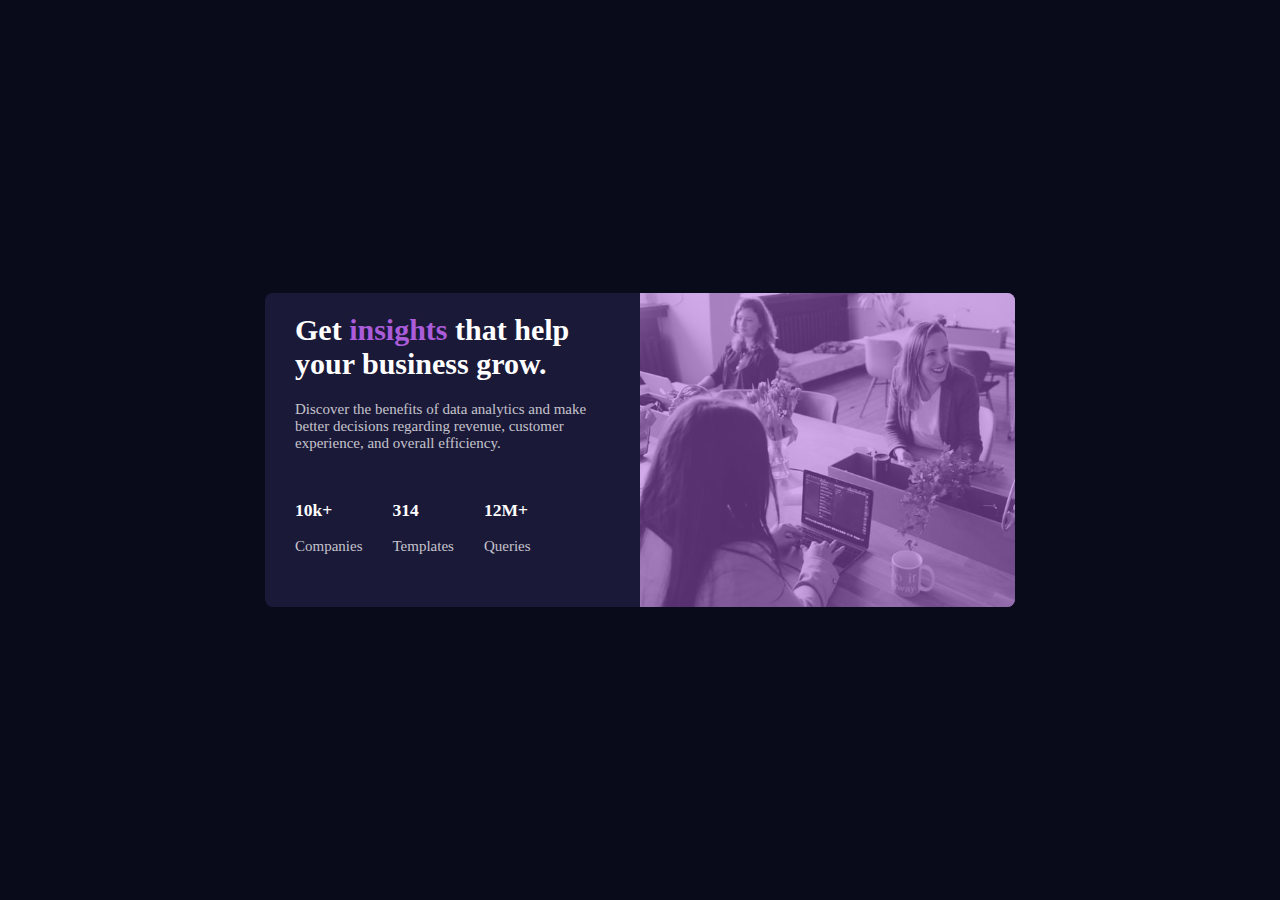
<file: stats-preview-card-component-main/index.html>
<!DOCTYPE html>
<html lang="en">
  <head>
    <meta charset="UTF-8" />
    <meta name="viewport" content="width=device-width, initial-scale=1.0" />
    <!-- displays site properly based on user's device -->

    <link
      rel="icon"
      type="image/png"
      sizes="32x32"
      href="./images/favicon-32x32.png"
    />

    <title>Frontend Mentor | Stats preview card component</title>
    <link rel="stylesheet" href="style.css" />
  </head>
  <body>
    <div class="container">
      <article class="card">
        <div class="card__info">
          <div class="card__info__container">
            <h1 class="card__info__title">
              Get <span class="violet-effect">insights</span> that help your
              business grow.
            </h1>
            <p class="card__info__description">
              Discover the benefits of data analytics and make better decisions
              regarding revenue, customer experience, and overall efficiency.
            </p>

            <div class="card__info__stats">
              <div class="card__info__stats__stat">
                <h3 class="card__info__stats__stat__quantity">10k+</h3>
                <p class="card__info__stats__stat__name">Companies</p>
              </div>
              <div class="card__info__stats__stat">
                <h3 class="card__info__stats__stat__quantity">314</h3>
                <p class="card__info__stats__stat__name">Templates</p>
              </div>
              <div class="card__info__stats__stat">
                <h3 class="card__info__stats__stat__quantity">12M+</h3>
                <p class="card__info__stats__stat__name">Queries</p>
              </div>
              <div class="card__info__stats__queries"></div>
            </div>
          </div>
        </div>
        <div class="card__img-container">
          <img
            src="./images/image-header-desktop.jpg"
            alt="hero"
            class="card__img"
          />
        </div>
      </article>
    </div>
  </body>
</html>
</file>
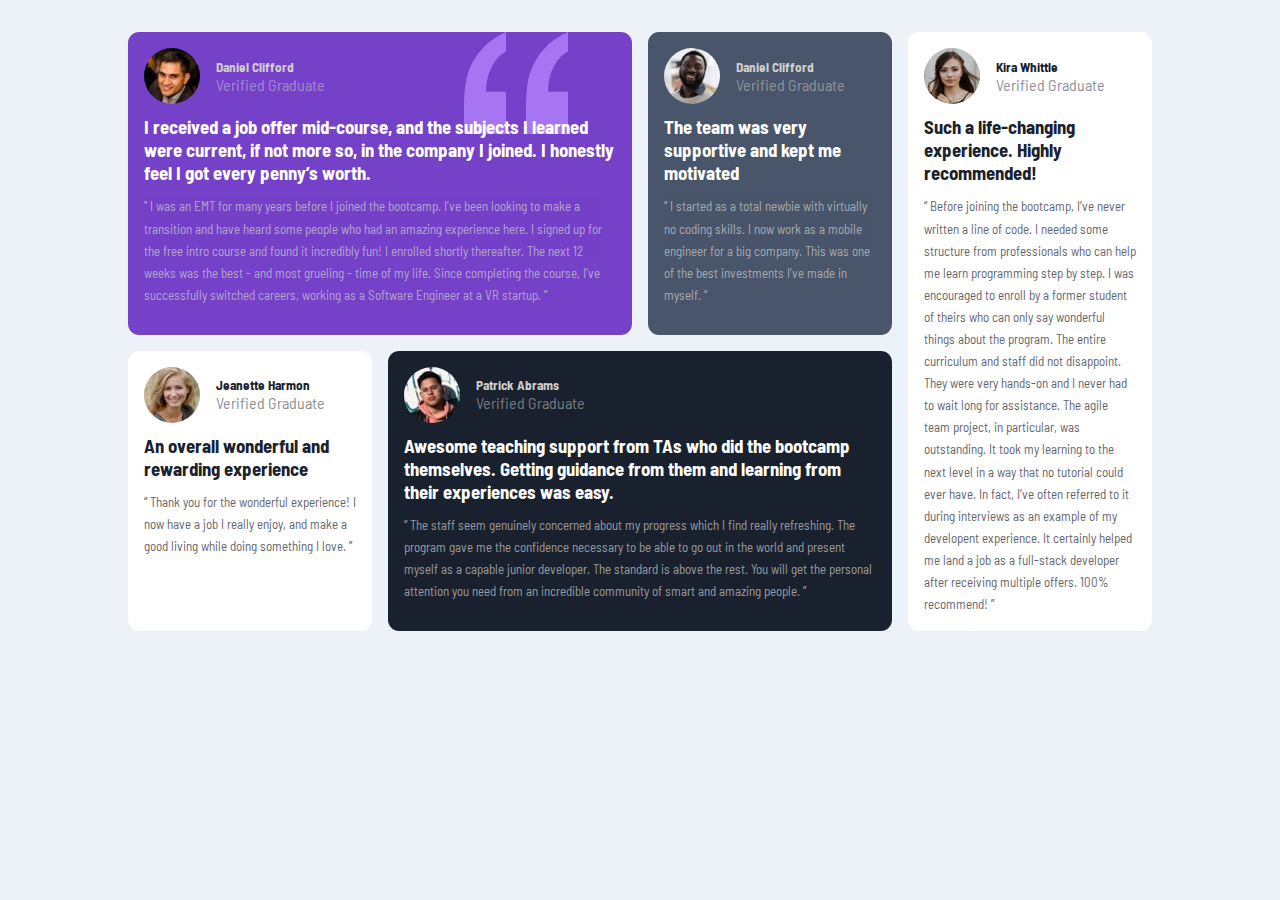
<file: testimonials-grid-section-main/index.html>
<!DOCTYPE html>
<html lang="en">
  <head>
    <meta charset="UTF-8" />
    <meta name="viewport" content="width=device-width, initial-scale=1.0" />
    <!-- displays site properly based on user's device -->

    <link
      rel="icon"
      type="image/png"
      sizes="32x32"
      href="./images/favicon-32x32.png"
    />

    <title>Frontend Mentor | [Challenge Name Here]</title>
    <link rel="stylesheet" href="style.css" />

    <!-- Feel free to remove these styles or customise in your own stylesheet 👍 -->
  </head>
  <body>
    <main class="testimonials">
      <article class="testimonial testimonial--purple">
        <div class="testimonial__user-info">
          <img
            src="./images/image-daniel.jpg"
            alt="Daniel"
            class="testimonial__user-info__user-img"
          />
          <div class="testimonial__user-info__user-details">
            <h5 class="testimonial__user-info__user-details__name">
              Daniel Clifford
            </h5>
            <p class="testimonial__user-info__user-details__status">
              Verified Graduate
            </p>
          </div>
        </div>
        <h3 class="testimonial__heading">
          I received a job offer mid-course, and the subjects I learned were
          current, if not more so, in the company I joined. I honestly feel I
          got every penny’s worth.
        </h3>
        <p class="testimonial__review">
          " I was an EMT for many years before I joined the bootcamp. I’ve been
          looking to make a transition and have heard some people who had an
          amazing experience here. I signed up for the free intro course and
          found it incredibly fun! I enrolled shortly thereafter. The next 12
          weeks was the best - and most grueling - time of my life. Since
          completing the course, I’ve successfully switched careers, working as
          a Software Engineer at a VR startup. ”
        </p>
      </article>

      <article class="testimonial testimonial--gray">
        <div class="testimonial__user-info">
          <img
            src="./images/image-jonathan.jpg"
            alt="Daniel"
            class="testimonial__user-info__user-img"
          />
          <div class="testimonial__user-info__user-details">
            <h5 class="testimonial__user-info__user-details__name">
              Daniel Clifford
            </h5>
            <p class="testimonial__user-info__user-details__status">
              Verified Graduate
            </p>
          </div>
        </div>
        <h3 class="testimonial__heading">
          The team was very supportive and kept me motivated
        </h3>
        <p class="testimonial__review">
          “ I started as a total newbie with virtually no coding skills. I now
          work as a mobile engineer for a big company. This was one of the best
          investments I’ve made in myself. ”
        </p>
      </article>

      <article class="testimonial testimonial--white">
        <div class="testimonial__user-info">
          <img
            src="./images/image-jeanette.jpg"
            alt="Daniel"
            class="testimonial__user-info__user-img"
          />
          <div class="testimonial__user-info__user-details">
            <h5
              class="testimonial__user-info__user-details__name testimonial__user-info__user-details__name--white"
            >
              Jeanette Harmon
            </h5>
            <p
              class="testimonial__user-info__user-details__status testimonial__user-info__user-details__status--white"
            >
              Verified Graduate
            </p>
          </div>
        </div>
        <h3 class="testimonial__heading testimonial__heading--white">
          An overall wonderful and rewarding experience
        </h3>
        <p class="testimonial__review testimonial__review--white">
          “ Thank you for the wonderful experience! I now have a job I really
          enjoy, and make a good living while doing something I love. ”
        </p>
      </article>

      <article class="testimonial testimonial--black">
        <div class="testimonial__user-info">
          <img
            src="./images/image-patrick.jpg"
            alt="Daniel"
            class="testimonial__user-info__user-img"
          />
          <div class="testimonial__user-info__user-details">
            <h5 class="testimonial__user-info__user-details__name">
              Patrick Abrams
            </h5>
            <p class="testimonial__user-info__user-details__status">
              Verified Graduate
            </p>
          </div>
        </div>
        <h3 class="testimonial__heading">
          Awesome teaching support from TAs who did the bootcamp themselves.
          Getting guidance from them and learning from their experiences was
          easy.
        </h3>
        <p class="testimonial__review">
          “ The staff seem genuinely concerned about my progress which I find
          really refreshing. The program gave me the confidence necessary to be
          able to go out in the world and present myself as a capable junior
          developer. The standard is above the rest. You will get the personal
          attention you need from an incredible community of smart and amazing
          people. ”
        </p>
      </article>

      <article class="testimonial testimonial--white testimonial--two-rows">
        <div class="testimonial__user-info">
          <img
            src="./images/image-kira.jpg"
            alt="Daniel"
            class="testimonial__user-info__user-img"
          />
          <div class="testimonial__user-info__user-details">
            <h5
              class="testimonial__user-info__user-details__name testimonial__user-info__user-details__name--white"
            >
              Kira Whittle
            </h5>
            <p
              class="testimonial__user-info__user-details__status testimonial__user-info__user-details__status--white"
            >
              Verified Graduate
            </p>
          </div>
        </div>
        <h3 class="testimonial__heading testimonial__heading--white">
          Such a life-changing experience. Highly recommended!
        </h3>
        <p class="testimonial__review testimonial__review--white">
          “ Before joining the bootcamp, I’ve never written a line of code. I
          needed some structure from professionals who can help me learn
          programming step by step. I was encouraged to enroll by a former
          student of theirs who can only say wonderful things about the program.
          The entire curriculum and staff did not disappoint. They were very
          hands-on and I never had to wait long for assistance. The agile team
          project, in particular, was outstanding. It took my learning to the
          next level in a way that no tutorial could ever have. In fact, I’ve
          often referred to it during interviews as an example of my developent
          experience. It certainly helped me land a job as a full-stack
          developer after receiving multiple offers. 100% recommend! ”
        </p>
      </article>
    </main>
  </body>
</html>
</file>
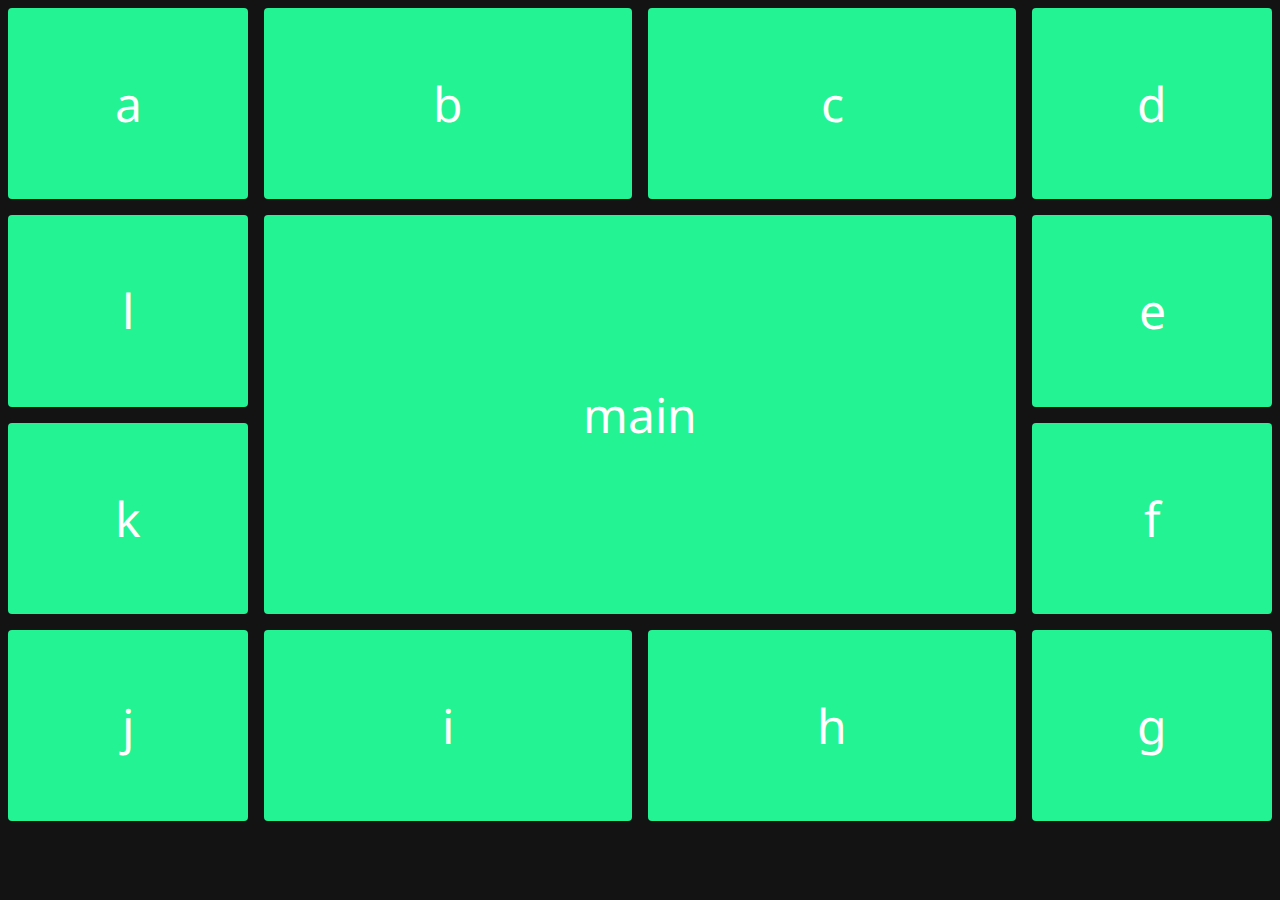
<file: css-grid/animated-grid.html>
<!DOCTYPE html>
<html lang="en">
  <head>
    <meta charset="UTF-8" />
    <meta http-equiv="X-UA-Compatible" content="IE=edge" />
    <meta name="viewport" content="width=device-width, initial-scale=1.0" />
    <title>Animated Grid</title>
    <link rel="stylesheet" href="base.css" />
    <link rel="stylesheet" href="animated-grid.css" />
  </head>
  <body>
    <section class="animated-grid">
      <div class="card a">a</div>
      <div class="card b">b</div>
      <div class="card c">c</div>
      <div class="card d">d</div>
      <div class="card e">e</div>
      <div class="card f">f</div>
      <div class="card g">g</div>
      <div class="card h">h</div>
      <div class="card i">i</div>
      <div class="card j">j</div>
      <div class="card k">k</div>
      <div class="card l">l</div>
      <div class="card main">main</div>
    </section>
  </body>
</html>
</file>
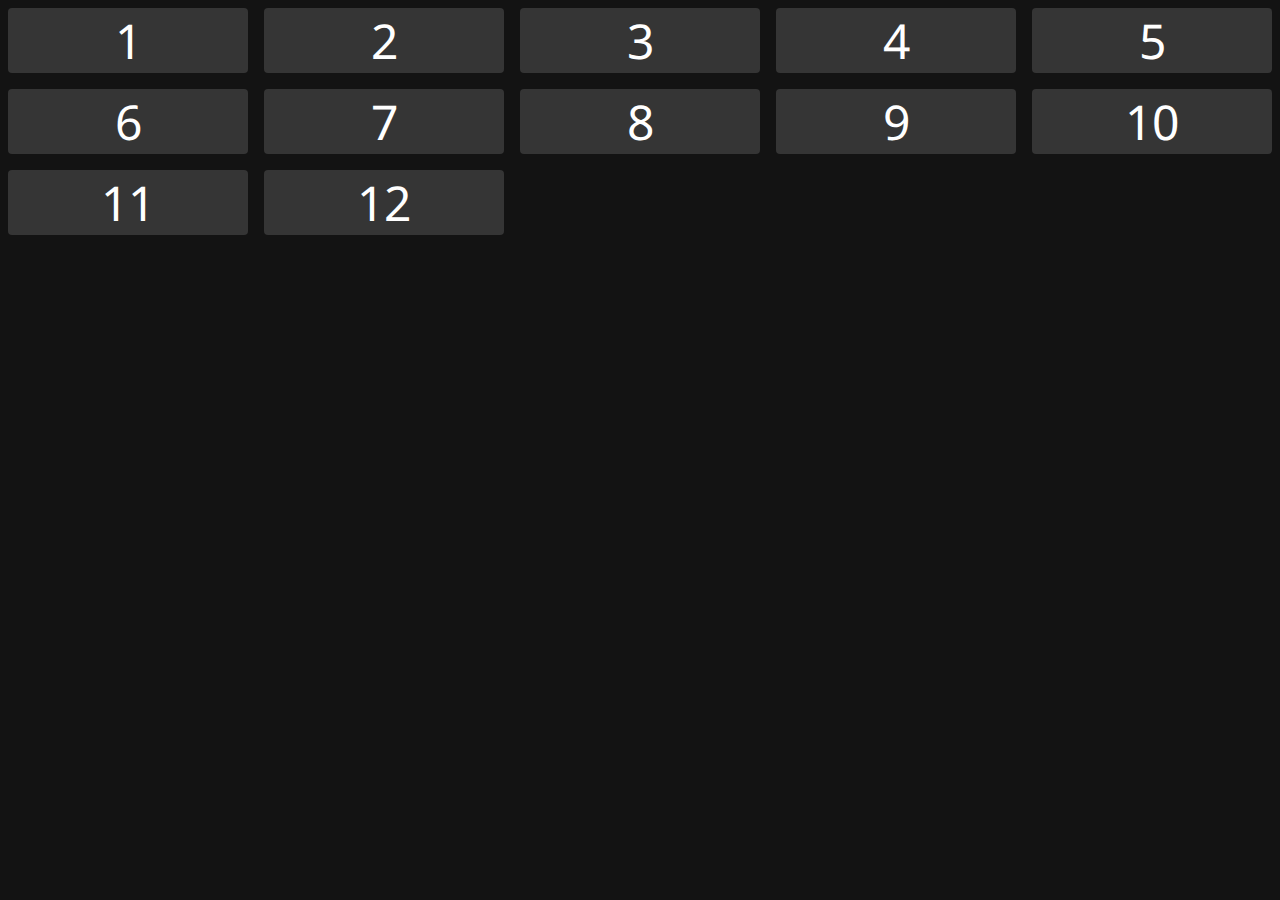
<file: css-grid/basic-grid.html>
<!DOCTYPE html>
<html lang="en">
  <head>
    <meta charset="UTF-8" />
    <meta http-equiv="X-UA-Compatible" content="IE=edge" />
    <meta name="viewport" content="width=device-width, initial-scale=1.0" />
    <title>Basic Grid</title>
    <link rel="stylesheet" href="base.css" />
    <link rel="stylesheet" href="basic-grid.css" />
  </head>
  <body>
    <section class="basic-grid">
      <div class="card">1</div>
      <div class="card">2</div>
      <div class="card">3</div>
      <div class="card">4</div>
      <div class="card">5</div>
      <div class="card">6</div>
      <div class="card">7</div>
      <div class="card">8</div>
      <div class="card">9</div>
      <div class="card">10</div>
      <div class="card">11</div>
      <div class="card">12</div>
    </section>
  </body>
</html>
</file>
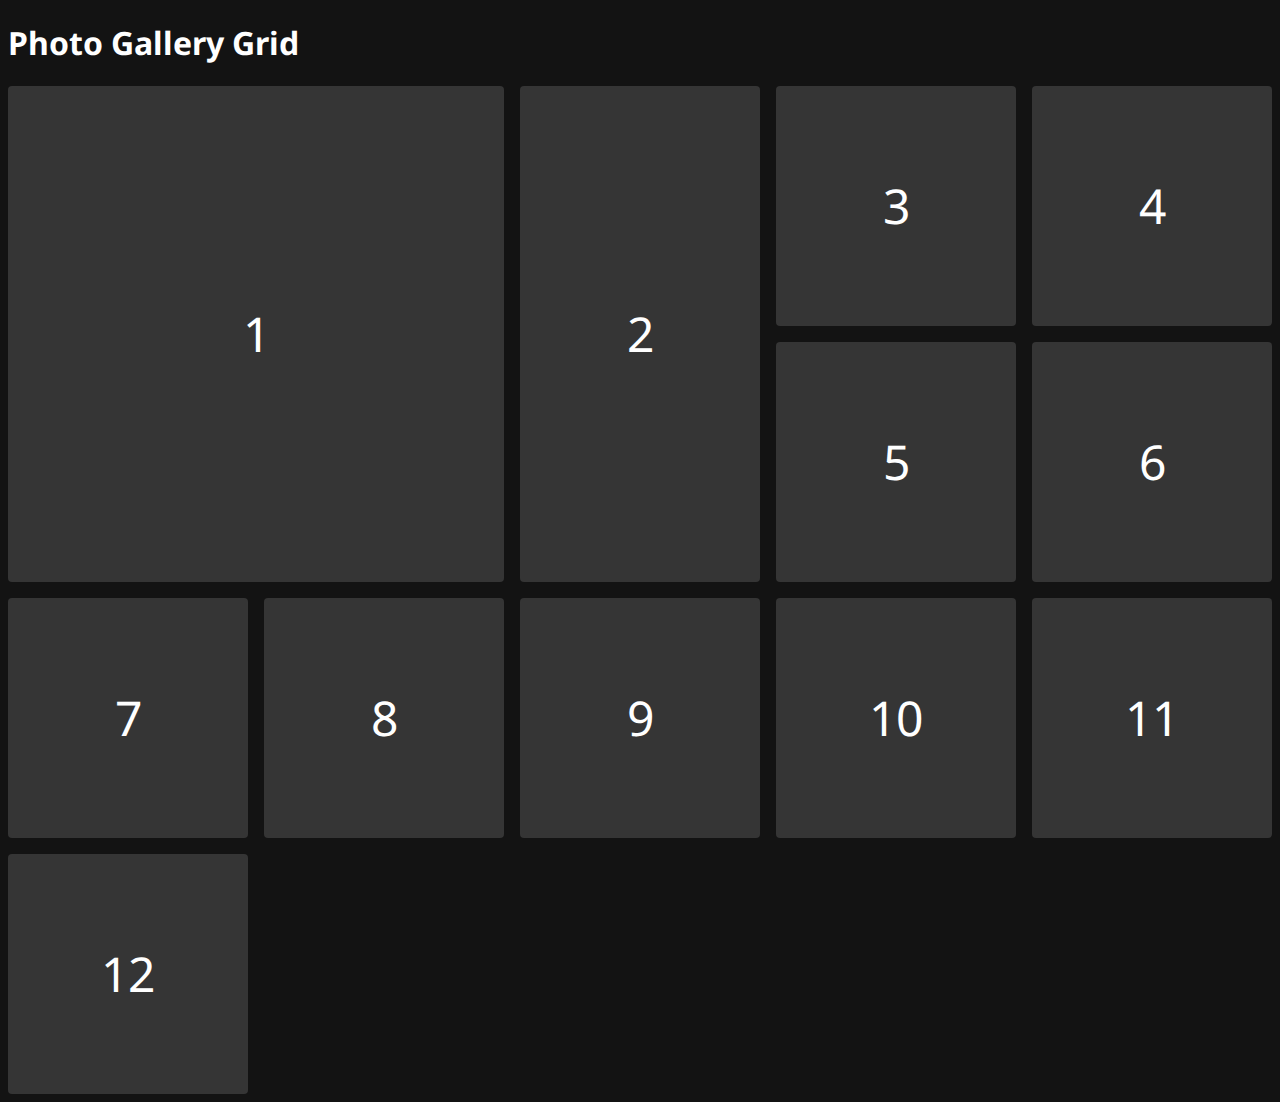
<file: css-grid/photo-gallery.html>
<!DOCTYPE html>
<html lang="en">
  <head>
    <meta charset="UTF-8" />
    <meta http-equiv="X-UA-Compatible" content="IE=edge" />
    <meta name="viewport" content="width=device-width, initial-scale=1.0" />
    <title>Photo Gallery</title>
    <link rel="stylesheet" href="base.css" />
    <link rel="stylesheet" href="photo-gallery.css" />
  </head>
  <body>
    <h1>Photo Gallery Grid</h1>
    <div class="photo-grid">
      <div
        class="card card-tall card-wide"
        style="
          background-image: url(https://images.unsplash.com/photo-1552674605-db6ffd4facb5?ixlib=rb-1.2.1&ixid=MnwxMjA3fDB8MHxwaG90by1wYWdlfHx8fGVufDB8fHx8&auto=format&fit=crop&w=1470&q=80);
        "
      >
        1
      </div>
      <div
        class="card card-tall"
        style="
          background-image: url(https://images.unsplash.com/photo-1535131749006-b7f58c99034b?ixlib=rb-1.2.1&ixid=MnwxMjA3fDB8MHxzZWFyY2h8N3x8c3BvcnRzfGVufDB8fDB8fA%3D%3D&auto=format&fit=crop&w=1400&q=60);
        "
      >
        2
      </div>
      <div
        class="card"
        style="
          background-image: url(https://images.unsplash.com/photo-1471295253337-3ceaaedca402?ixlib=rb-1.2.1&ixid=MnwxMjA3fDB8MHxzZWFyY2h8OHx8c3BvcnRzfGVufDB8fDB8fA%3D%3D&auto=format&fit=crop&w=1400&q=60);
        "
      >
        3
      </div>
      <div
        class="card"
        style="
          background-image: url(https://images.unsplash.com/photo-1530549387789-4c1017266635?ixlib=rb-1.2.1&ixid=MnwxMjA3fDB8MHxzZWFyY2h8MTB8fHNwb3J0c3xlbnwwfHwwfHw%3D&auto=format&fit=crop&w=1400&q=60);
        "
      >
        4
      </div>
      <div
        class="card"
        style="
          background-image: url(https://images.unsplash.com/photo-1587280501635-68a0e82cd5ff?ixlib=rb-1.2.1&ixid=MnwxMjA3fDB8MHxzZWFyY2h8MTF8fHNwb3J0c3xlbnwwfHwwfHw%3D&auto=format&fit=crop&w=1400&q=60);
        "
      >
        5
      </div>
      <div
        class="card"
        style="
          background-image: url(https://images.unsplash.com/photo-1612872087720-bb876e2e67d1?ixlib=rb-1.2.1&ixid=MnwxMjA3fDB8MHxzZWFyY2h8MTJ8fHNwb3J0c3xlbnwwfHwwfHw%3D&auto=format&fit=crop&w=1400&q=60);
        "
      >
        6
      </div>
      <div
        class="card"
        style="
          background-image: url(https://media.istockphoto.com/photos/stockholm-sweden-scenic-summer-sunset-view-with-colorful-sky-of-the-picture-id1132919653?b=1&k=20&m=1132919653&s=170667a&w=0&h=su5OrbBIW39ZLRc6tJkIHwo-oXI6g0Uwd-vJ0TuK-9s=);
        "
      >
        7
      </div>
      <div
        class="card"
        style="
          background-image: url(https://media.istockphoto.com/photos/forest-with-wind-power-stations-picture-id1264524576?b=1&k=20&m=1264524576&s=170667a&w=0&h=nWBJSeVQ5J1SeGtLxxW7ULdKMEJt-1Zl3RfycGcdchM=);
        "
      >
        8
      </div>
      <div
        class="card"
        style="
          background-image: url(https://media.istockphoto.com/photos/stockholm-sweden-scenic-summer-sunset-view-with-colorful-sky-of-the-picture-id1132919653?b=1&k=20&m=1132919653&s=170667a&w=0&h=su5OrbBIW39ZLRc6tJkIHwo-oXI6g0Uwd-vJ0TuK-9s=);
        "
      >
        9
      </div>
      <div
        class="card"
        style="
          background-image: url(https://images.unsplash.com/photo-1610563166150-b34df4f3bcd6?ixlib=rb-1.2.1&ixid=MnwxMjA3fDB8MHxzZWFyY2h8Mnx8c29mdHdhcmUlMjBlbmdpbmVlcnxlbnwwfHwwfHw%3D&auto=format&fit=crop&w=1400&q=60);
        "
      >
        10
      </div>
      <div
        class="card"
        style="
          background-image: url(https://images.unsplash.com/photo-1605379399642-870262d3d051?ixlib=rb-1.2.1&ixid=MnwxMjA3fDB8MHxzZWFyY2h8NXx8c29mdHdhcmUlMjBlbmdpbmVlcnxlbnwwfHwwfHw%3D&auto=format&fit=crop&w=1400&q=60);
        "
      >
        11
      </div>
      <div
        class="card"
        style="
          background-image: url(https://images.unsplash.com/photo-1534972195531-d756b9bfa9f2?ixlib=rb-1.2.1&ixid=MnwxMjA3fDB8MHxzZWFyY2h8OXx8c29mdHdhcmUlMjBlbmdpbmVlcnxlbnwwfHwwfHw%3D&auto=format&fit=crop&w=1400&q=60);
        "
      >
        12
      </div>
    </div>
  </body>
</html>
</file>
<file: 3-column-preview-card-component-main/style.css>
@import url("https://fonts.googleapis.com/css2?family=Lexend+Deca&display=swap");
@import url("https://fonts.googleapis.com/css2?family=Big+Shoulders+Display:wght@700&display=swap");
*,
::before,
::after {
  box-sizing: border-box;
}

body {
  font-size: 15px;
}

.container {
  min-height: 100vh;
  display: flex;
  justify-content: center;
  align-items: center;
}

.preview {
  margin: 0 1em;
  display: flex;
  align-items: center;
  justify-content: center;
  overflow: hidden;
  border-radius: 0.9rem;
  overflow: hidden;
}

.preview__component {
  min-height: 25em;
  width: 15em;
  padding-left: 2em;
  padding-top: 2em;
}

.preview__component__title {
  color: hsl(0, 0%, 95%);
  font-family: "Big Shoulders Display", cursive;
}

.preview__component__description {
  width: 10em;
  color: hsla(0, 0%, 100%, 0.75);
  font-family: "Lexend Deca", sans-serif;
}

.preview__component--orange {
  background-color: hsl(31, 77%, 52%);
}

.preview__component--dark-cyan {
  background-color: hsl(184, 100%, 22%);
}

.preview__component--very-dark-cyan {
  background-color: hsl(179, 100%, 13%);
}

.preview__component__link {
  display: inline-block;
  margin-top: 3em;
  margin-bottom: 2em;
  text-decoration: none;
  background-color: hsl(0, 0%, 95%);
  padding: 0.5em 1em;
  font-family: "Lexend Deca", sans-serif;
  font-size: 0.8rem;
  border-radius: 1em;
}

.preview__component__link--orange {
  color: hsl(31, 77%, 52%);
}

.preview__component__link--dark-cyan {
  color: hsl(184, 100%, 22%);
}

.preview__component__link--very-dark-cyan {
  color: hsl(179, 100%, 13%);
}

@media screen and (max-width: 40.31em) {
  body {
    font-size: 12px;
  }

  @media screen and (max-width: 32.18em) {
    body {
      font-size: 15px;
    }
    .preview {
      flex-direction: column;
    }
  }
}
</file>
<file: animated-responsive-navbar/style.css>
@import url("https://fonts.googleapis.com/css2?family=Open+Sans:wght@300;400;700&display=swap");

:root {
  --transition-delay: 600ms;
}

*,
::before,
::after {
  box-sizing: border-box;
}

body {
  color: black;
  background-color: white;
  margin: 0;
  padding: 0;
  font-family: "Open Sans", sans-serif;
}

body::-webkit-scrollbar {
  width: 0.25rem;
}

body::-webkit-scrollbar-track {
  background: #1e1e24;
}

body::-webkit-scrollbar-thumb {
  background: #6649b8;
}

main {
  margin-left: 5em;
  padding: 1em;
}

.navbar {
  position: fixed;
  width: 100%;
  background-color: black;
  transition: width 600ms ease;
  overflow: hidden;
  bottom: 0;
}

.navbar-nav {
  list-style: none;
  padding: 0;
  display: flex;
  justify-content: space-evenly;
}

.nav-link {
  height: 5em;
  display: flex;
  align-items: center;
  padding-left: 0.8em;
  text-decoration: none;
}

.nav-link svg {
  width: 2em;
  min-width: 2em;
  transition: all var(--transition-delay) ease;
}

.link-text {
  display: none;
  color: hsla(194, 6%, 50%, 1);
}

.navbar:hover .logo .link-text {
  margin-left: 0;
  font-size: 2.5em;
  font-weight: bold;
}

.navbar:hover .logo svg {
  transform: rotate(-180deg);
}

.fa-primary {
  color: rgba(218, 88, 37, 1);
  filter: grayscale(100);
}

.nav-link:hover .fa-primary {
  filter: grayscale(0);
}

.fa-secondary {
  color: white;
}

@media screen and (min-width: 600px) {
  .navbar:hover .link-text {
    margin-left: 3em;
    display: block;
  }

  .navbar-nav {
    flex-direction: column;
  }

  .navbar:hover {
    transition: width 600ms ease;
    width: 16em;
  }

  .navbar:hover .logo svg {
    position: absolute;
    right: 2em;
  }

  .navbar {
    position: fixed;
    width: 5em;
    min-height: 100vh;
    background-color: black;
    transition: width 100ms ease;
    overflow: hidden;
  }
}
</file>
<file: nft-preview-card/style.css>
@import url("https://fonts.googleapis.com/css2?family=Outfit:wght@200,300,400;600;700&display=swap");

body {
  margin: 0;
  padding: 0;
  box-sizing: border-box;
  background-color: hsl(217, 54%, 11%);
  font-family: "Outfit", sans-serif;
  display: flex;
  justify-content: center;
  align-items: center;
  min-height: 100vh;
}

.nft {
  width: 250px;
  background-color: hsl(216, 50%, 16%);
  padding: 18px;
  border-radius: 15px;
}

.nft__image-container {
  height: 260px;
  border-radius: 15px;
  overflow: hidden;
  position: relative;
  cursor: pointer;
}

.nft__image-container:hover {
  background-color: hsl(178, 100%, 50%);
}

.nft__image-container__image {
  width: 100%;
  height: 260px;
}

.nft__image-container:hover .nft__image-container__image {
  opacity: 0.8;
}

.nft__image-container__hover {
  position: absolute;
  left: 50%;
  top: 50%;
  transform: translate(-50%, -50%);
  display: none;
}

.nft__image-container:hover .nft__image-container__hover {
  display: block;
}

.nft__name {
  color: hsl(215, 51%, 70%);
  cursor: pointer;
  display: inline-block;
  margin-bottom: 5px;
}

.nft__name:hover {
  color: hsl(178, 100%, 50%);
}

.nft__description {
  color: hsl(215, 51%, 70%);
  font-weight: 300;
  font-size: 18px;
}

.nft__offer {
  border-top: 1px solid hsl(215, 32%, 27%);
  display: flex;
  justify-content: space-between;
}

.nft__offer__price {
  display: flex;
  gap: 10px;
  align-items: center;
}

.nft__offer__price__img {
  object-fit: contain;
}

.nft__offer__price__amount {
  color: hsl(178, 100%, 50%);
}

.nft__offer__date {
  display: flex;
  gap: 10px;
  align-items: center;
}

.nft__offer__date__img {
  object-fit: contain;
}

.nft__offer__date__content {
  color: hsl(215, 51%, 70%);
  font-weight: 300;
  font-size: 18px;
}

.nft__owner {
  display: flex;
  gap: 10px;
  align-items: center;
}

.nft__owner__picture {
  height: 30px;
  border: 1px solid hsl(0, 0%, 100%);
  border-radius: 50%;
}

.nft__owner__credit {
  color: hsl(215, 51%, 70%);
}

.nft__owner__credit__owner-name {
  color: hsl(0, 0%, 100%);
  cursor: pointer;
}

.nft__owner__credit__owner-name:hover {
  color: hsl(178, 100%, 50%);
}
</file>
<file: order-summary-component-main/style.css>
@import url("https://fonts.googleapis.com/css2?family=Red+Hat+Display:wght@500;700;900&display=swap");

body {
  margin: 0;
  padding: 0;
  min-height: 100vh;
  /* background-color: hsl(225, 100%, 94%); */
  display: flex;
  justify-content: center;
  align-items: center;
  background-color: black;
  background-image: url("./images/pattern-background-desktop.svg");
  background-repeat: no-repeat;
  background-color: hsl(225, 100%, 94%);
}

*,
*::before,
*::after {
  box-sizing: border-box;
  font-family: "Red Hat Display", sans-serif;
}

.order-summary {
  width: 350px;
  border-radius: 15px;
  overflow: hidden;
  text-align: center;
  background-color: white;
}

.order-summary__hero-img {
  width: 100%;
}

.order-summary__heading {
  margin: 40px 0 20px;
}

.order-summary__description {
  font-size: 16px;
  width: 70%;
  margin: auto;
  color: hsl(224, 23%, 55%);
  margin-bottom: 20px;
}

.order-summary__subscription {
  background-color: hsl(225, 100%, 98%);
  display: flex;
  justify-content: space-between;
  align-items: center;
  padding: 0 15px;
  border-radius: 10px;
  width: 80%;
  margin: auto;
  margin-bottom: 20px;
}

.order-summary__subscription__details {
  display: flex;
  align-items: center;
}

.order-summary__subscription__details__plan {
  text-align: left;
  margin-left: 10px;
}

.order-summary__subscription__details__plan__name {
  margin-bottom: 0px;
}

.order-summary__subscription__details__plan__cost {
  margin-top: 0;
  font-size: 16px;
  color: hsl(224, 23%, 55%);
}

.order-summary__subscription__btn {
  color: hsl(245, 75%, 52%);
}

.order-summary__subscription__btn:hover {
  text-decoration: none;
}

.order-summary__payment-button {
  display: block;
  width: 80%;
  margin: 15px auto;
  height: 35px;
  background-color: hsl(245, 75%, 52%);
  color: hsl(225, 100%, 94%);
  font-weight: bold;
  border-radius: 10px;
  border-style: none;
  cursor: pointer;
  margin-bottom: 20px;
}

.order-summary__payment-button:hover {
  background-color: hsl(245, 75%, 70%);
}

.order-summary__cancel-order {
  display: block;
  width: 50%;
  background-color: white;
  margin: auto;
  border-style: none;
  font-weight: bold;
  margin-bottom: 20px;
  color: hsl(224, 23%, 55%);
  cursor: pointer;
}

.order-summary__cancel-order:hover {
  color: black;
}
</file>
<file: profile-card-component-main/style.css>
@import url("https://fonts.googleapis.com/css2?family=Kumbh+Sans:wght@400;700&display=swap");

*,
::before,
::after {
  box-sizing: border-box;
  margin: 0;
  padding: 0;
  font-family: "Kumbh Sans", sans-serif;
}

.container {
  min-height: 100vh;
  display: flex;
  justify-content: center;
  align-items: center;
  background-color: hsl(185, 75%, 39%);
  position: relative;
  overflow: hidden;
  background-image: url("./images/bg-pattern-top.svg"),
    url("./images/bg-pattern-bottom.svg");
  background-repeat: no-repeat, no-repeat;
  background-position: right 45vw bottom 48vh, left 45vw top 48vh;
}

.profile-card {
  border-radius: 0.8em;
  overflow: hidden;
  background-color: white;
}

.profile-card__profile-info {
  text-align: center;
  margin-top: -3em;
  padding-bottom: 2em;
  border-bottom: 1px solid hsl(230, 26%, 91%);
}

.profile-card__profile-info__user-img {
  border-radius: 50%;
  margin-bottom: 1em;
}

.profile-card__profile-info__user-name {
  color: hsl(229, 23%, 23%);
}

.profile-card__profile-info__user-age {
  color: hsl(227, 10%, 46%);
}

.profile-card__profile-info__user-location {
  color: hsl(227, 10%, 46%);
}

.profile-card__profile-stats {
  display: flex;
  justify-content: space-around;
  margin: 0 0 2em 0;
  padding-top: 2em;
}

.profile-card__profile-stats__stat {
  display: flex;
  flex-direction: column;
  align-items: center;
}

.profile-card__profile-stats__stat__title {
  color: hsl(0, 0%, 59%);
  font-size: 0.6rem;
}
</file>
<file: qr-code-component/style.css>
@import url("https://fonts.googleapis.com/css2?family=Outfit:wght@400;700&display=swap");
* {
  border: 0;
  padding: 0;
  box-sizing: border-box;
}

body {
  background-color: hsl(212, 45%, 89%);
  font-family: "Outfit", sans-serif;
}

.scan {
  position: absolute;
  left: 50%;
  top: 50%;
  transform: translate(-50%, -50%);
  width: 20rem;
  background-color: hsl(0, 0%, 100%);
  padding: 15px;
  border-radius: 10px;
  text-align: center;
}

.scan__img {
  width: 100%;
  border-radius: 10px;
}

.scan__text {
  width: 90%;
  margin: auto;
}

.scan__text h2 {
  color: hsl(218, 44%, 22%);
  margin-bottom: 10px;
  font-size: 1.3rem;
  font-family: sans-serif;
  font-weight: 700;
}

.scan__text p {
  color: hsl(220, 15%, 55%);
  font-size: 15px;
}
</file>
<file: social-proof-section-master/style.css>
@import url("https://fonts.googleapis.com/css2?family=League+Spartan:wght@400;500;700&display=swap");

*,
::before,
::after {
  box-sizing: border-box;
}

body {
  margin: 0;
  padding: 0;
  font-family: "League Spartan", sans-serif;
  font-size: 15px;
  color: hsl(303, 10%, 53%);
  display: flex;
  align-items: center;
  justify-content: center;
  min-height: 100vh;
}

.container {
  width: 80%;
  margin: auto;
}

.heading {
  color: hsl(300, 43%, 22%);
  text-align: center;
}

.heading__title {
  font-size: 2.5rem;
  font-weight: 700;
  line-height: 0.8;
  margin-bottom: 0;
}

.heading__description {
  margin-top: 0;
  margin-top: 2.5em;
  margin-bottom: 2.5em;
}

.rating {
  background-color: hsl(300, 24%, 96%);
  text-align: center;
  padding-top: 1em;
  padding-bottom: 1em;
  margin-bottom: 1em;
  overflow: hidden;
  border-radius: 0.5em;
}

.rating__heading {
  margin-top: 0.2em;
  margin-bottom: 0;
  color: hsl(300, 43%, 22%);
  font-weight: 700;
}

.review {
  background-color: hsl(300, 43%, 22%);
  color: hsl(0, 0%, 100%);
  padding: 1em 2em;
  border-radius: 0.5em;
  overflow: hidden;
  margin-bottom: 1em;
}

.review__user {
  display: flex;
  gap: 1em;
  align-items: center;
}

.review__user__img {
  border-radius: 50%;
  width: 3em;
}

.review__user__details__name {
  margin-bottom: 0;
  font-weight: 700;
}

.review__user__details__status {
  margin-top: 0;
  color: hsl(333, 80%, 67%);
}

@media screen and (min-width: 900px) {
  .raiting-container {
    display: flex;
    justify-content: space-between;
    align-items: center;
  }

  .heading {
    flex-basis: 20em;
  }

  .ratings {
    margin-top: 4em;
    flex-basis: 30em;
    margin-left: 1em;
  }

  .rating {
    display: flex;
    gap: 0 1em;
    justify-content: center;
    align-items: center;
  }

  .rating__top {
    margin-right: 5em;
  }

  .rating__middle {
    margin-right: 3em;
  }

  .reviews {
    display: flex;
    justify-content: space-evenly;
    gap: 1em;
    margin-top: 3em;
    height: 17em;
  }

  .review {
    max-height: 15em;
  }

  .review__middle {
    margin-top: 1em;
  }

  .review__right {
    margin-top: 2em;
  }
}
</file>
<file: stats-preview-card-component-main/style.css>
@import url("https://fonts.googleapis.com/css2?family=Inter:wght@400;700&display=swap");
@import url("https://fonts.googleapis.com/css2?family=Lexend+Deca&display=swap");

*,
::before,
::after {
  box-sizing: border-box;
}

body {
  margin: 0;
  padding: 0;
  font-size: 15px;
}

.container {
  min-height: 100vh;
  display: flex;
  align-items: center;
  justify-content: center;
  background-color: hsl(233, 47%, 7%);
}

.card {
  width: 50em;
  display: flex;
  background-color: hsl(244, 38%, 16%);
  border-radius: 0.5em;
  overflow: hidden;
  margin: 3em 2em;
}

.card__info {
  flex-basis: 50%;
}

.card__info__container {
  width: 90%;
  padding-left: 2em;
}

.card__info__title {
  color: hsl(0, 0%, 100%);
  font-size: 2em;
}

.violet-effect {
  color: hsl(277, 64%, 61%);
}

.card__info__description {
  color: hsla(0, 0%, 100%, 0.75);
}

.card__info__stats {
  margin-top: 2em;
  display: flex;
  gap: 2em;
}

.card__info__stats__stat__quantity {
  color: hsl(0, 0%, 100%);
}

.card__info__stats__stat__name {
  color: hsla(0, 0%, 100%, 0.75);
}

.card__img-container {
  flex-basis: 50%;
  position: relative;
  background-color: hsl(277, 64%, 61%);
}

.card__img {
  width: 100%;
  height: 100%;
  opacity: 0.5;
}

@media screen and (max-width: 738px) {
  .card {
    flex-wrap: wrap-reverse;
    max-width: 60%;
  }
  .card__img {
    background-image: url("./images/image-header-mobile.jpg");
  }

  .card__info {
    flex-basis: 100%;
    text-align: center;
  }

  .card__img-container {
    flex-basis: 100%;
  }

  .card__info__stats {
    flex-direction: column;
  }

  .card__info__stats__stat__quantity {
    margin: 0;
  }

  .card__info__stats__stat__name {
    margin: 0;
  }
}
</file>
<file: testimonials-grid-section-main/style.css>
@import url("https://fonts.googleapis.com/css2?family=Barlow+Semi+Condensed:wght@500;600&display=swap");

*,
::before,
::after {
  box-sizing: border-box;
  margin: 0;
  padding: 0;
  font-family: "Barlow Semi Condensed", sans-serif;
}

body {
  background-color: hsl(210, 46%, 95%);
}

.testimonials {
  width: 80%;
  margin: 2em auto;
  display: grid;
  gap: 1em;
}

.testimonial {
  padding: 1em;
  border-radius: 0.7em;
  overflow: hidden;
}

.testimonial__user-info {
  display: flex;
  gap: 1em;
  align-items: center;
}

.testimonial__user-info__user-img {
  border-radius: 50%;
}

.testimonial__review {
  opacity: 0.7;
}

.testimonial__review {
  opacity: 0.7;
  font-size: 13px;
  line-height: 1.7;
}

.testimonial__heading {
  margin: 1em 0;
}

.testimonial__user-info__user-details__name {
  color: hsl(0, 0%, 81%);
}

.testimonial__user-info__user-details__status {
  color: hsl(0, 0%, 81%);
  opacity: 0.5;
}

.testimonial__heading {
  color: hsl(0, 0%, 100%);
  margin: 0.6em 0;
}

.testimonial__review {
  color: hsl(0, 0%, 81%);
  opacity: 0.7;
}

.testimonial--purple {
  background-color: hsl(263, 55%, 52%);
  position: relative;
  z-index: 1;
}

.testimonial--purple::after {
  content: url("./images/bg-pattern-quotation.svg");
  position: absolute;
  right: 2em;
  top: 0;
  color: hsl(0, 0%, 81%);
  z-index: -1;
}

.testimonial--gray {
  background-color: hsl(217, 19%, 35%);
}

.testimonial--black {
  background-color: hsl(219, 29%, 14%);
}

.testimonial--white {
  background-color: hsl(0, 0%, 100%);
}

.testimonial__heading--white {
  color: hsl(219, 29%, 14%);
}

.testimonial__review--white {
  color: hsl(219, 29%, 14%);
  opacity: 0.7;
}

.testimonial__user-info__user-details__name--white {
  color: hsl(219, 29%, 14%);
}

.testimonial__user-info__user-details__status--white {
  color: hsl(219, 29%, 14%);
  opacity: 0.5;
}

@media screen and (min-width: 960px) {
  .testimonials {
    grid-template-columns: repeat(4, 1fr);
  }

  .testimonial--purple {
    grid-column: 1 / span 2;
  }

  .testimonial--black {
    grid-column: 2 / span 2;
  }

  .testimonial--two-rows {
    grid-column: 4 / 5;
    grid-row: 1 / span 2;
  }

  .testimonial--purple::after {
    right: 4em;
  }
}
</file>
<file: css-grid/base.css>
@import url("https://fonts.googleapis.com/css2?family=Noto+Sans&display=swap");

body {
  background-color: rgb(19, 19, 19);
  color: #fff;
  font-family: "Noto Sans", sans-serif;
}

.card {
  display: flex;
  flex-direction: column;
  justify-content: center;
  align-items: center;
  background: #353535;
  font-size: 3rem;
  color: #fff;
  box-shadow: rgba(3, 8, 20, 0.1), rgba(2, 8, 20, 0.1) 0px 0.075rem 0.175rem;
  height: 100%;
  width: 100%;
  border-radius: 4px;
  transition: all 50ms;
  overflow: hidden;

  background-size: cover;
  background-position: center;
  background-repeat: no-repeat;
}

.card:hover {
  box-shadow: rgba(2, 8, 20, 0.1) 0px 0.35em 1.175em,
    rgba(2, 8, 20, 0.08) 0px 0.175em 0.5em;
  transform: translateY(-3px) scale(1.1);
}
</file>
<file: css-grid/basic-grid.css>
.basic-grid {
  display: grid;
  gap: 1rem;

  grid-template-columns: repeat(auto-fit, minmax(240px, 1fr));
}
</file>
<file: css-grid/photo-gallery.css>
.photo-grid {
  display: grid;
  gap: 1rem;

  grid-template-columns: repeat(auto-fit, minmax(240px, 1fr));
  grid-auto-rows: 240px;
}

@media screen and (min-width: 600px) {
  .card-tall {
    grid-row: span 2 / auto;
  }

  .card-wide {
    grid-column: span 2 / auto;
  }
}
</file>
<file: css-grid/animated-grid.css>
.animated-grid {
  height: 85vh;

  display: grid;
  gap: 1rem;

  grid-template-areas:
    "a  b  c  d"
    "l  main  main  e"
    "k  main  main  f"
    "j  i  h  g";

  grid-template-rows: repeat(4, 25%);
  grid-template-columns: 240px auto auto 240px;

  --stagger-delay: 100ms;
}

@keyframes cardEntrance {
  from {
    opacity: 0;
    transform: scale(0.3);
    filter: hue-rotate(180deg);
  }
  to {
    opacity: 1;
    transform: scale(1);
    filter: hue-rotate(0deg);
  }
}

.card {
  background-color: rgb(36, 243, 147);
  animation: cardEntrance 700ms ease-out;
  animation-fill-mode: backwards;
}

.a {
  grid-area: a;
  animation-delay: calc(var(1 * --stagger-delay));
}

.b {
  grid-area: b;
  animation-delay: calc(var(2 * --stagger-delay));
}

.c {
  grid-area: c;

  animation-delay: calc(var(2 * --stagger-delay));
}

.d {
  grid-area: d;
  animation-delay: calc(var(3 * --stagger-delay));
}

.e {
  grid-area: e;
  animation-delay: calc(var(4 * --stagger-delay));
}

.f {
  grid-area: f;
  animation-delay: calc(var(5 * --stagger-delay));
}

.g {
  grid-area: g;
  animation-delay: calc(var(6 * --stagger-delay));
}

.h {
  grid-area: h;
  animation-delay: calc(var(7 * --stagger-delay));
}

.i {
  grid-area: i;
  animation-delay: calc(var(8 * --stagger-delay));
}

.j {
  grid-area: j;
  animation-delay: calc(var(9 * --stagger-delay));
}

.k {
  grid-area: k;
  animation-delay: calc(var(10 * --stagger-delay));
}

.l {
  grid-area: l;
  animation-delay: calc(var(11 * --stagger-delay));
}

.main {
  grid-area: main;
  animation-delay: calc(var(12 * --stagger-delay));
}
</file>
